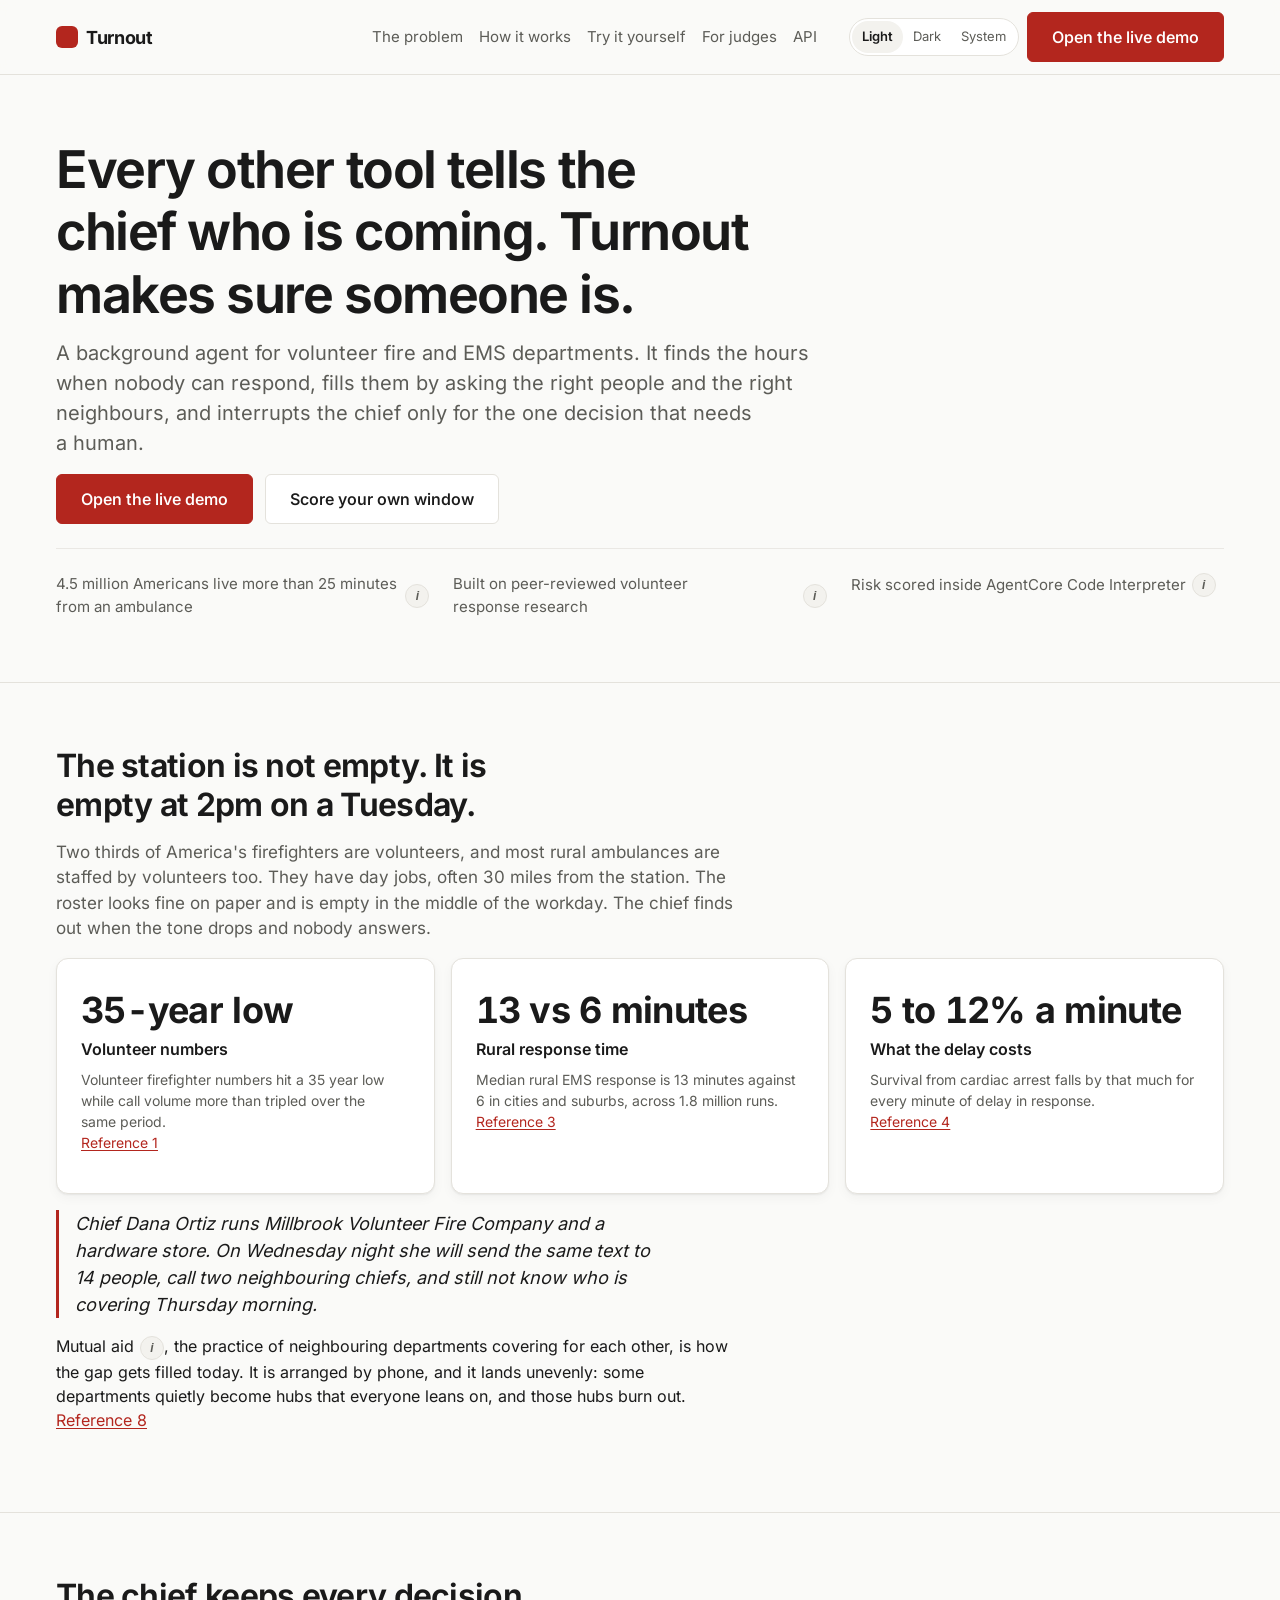
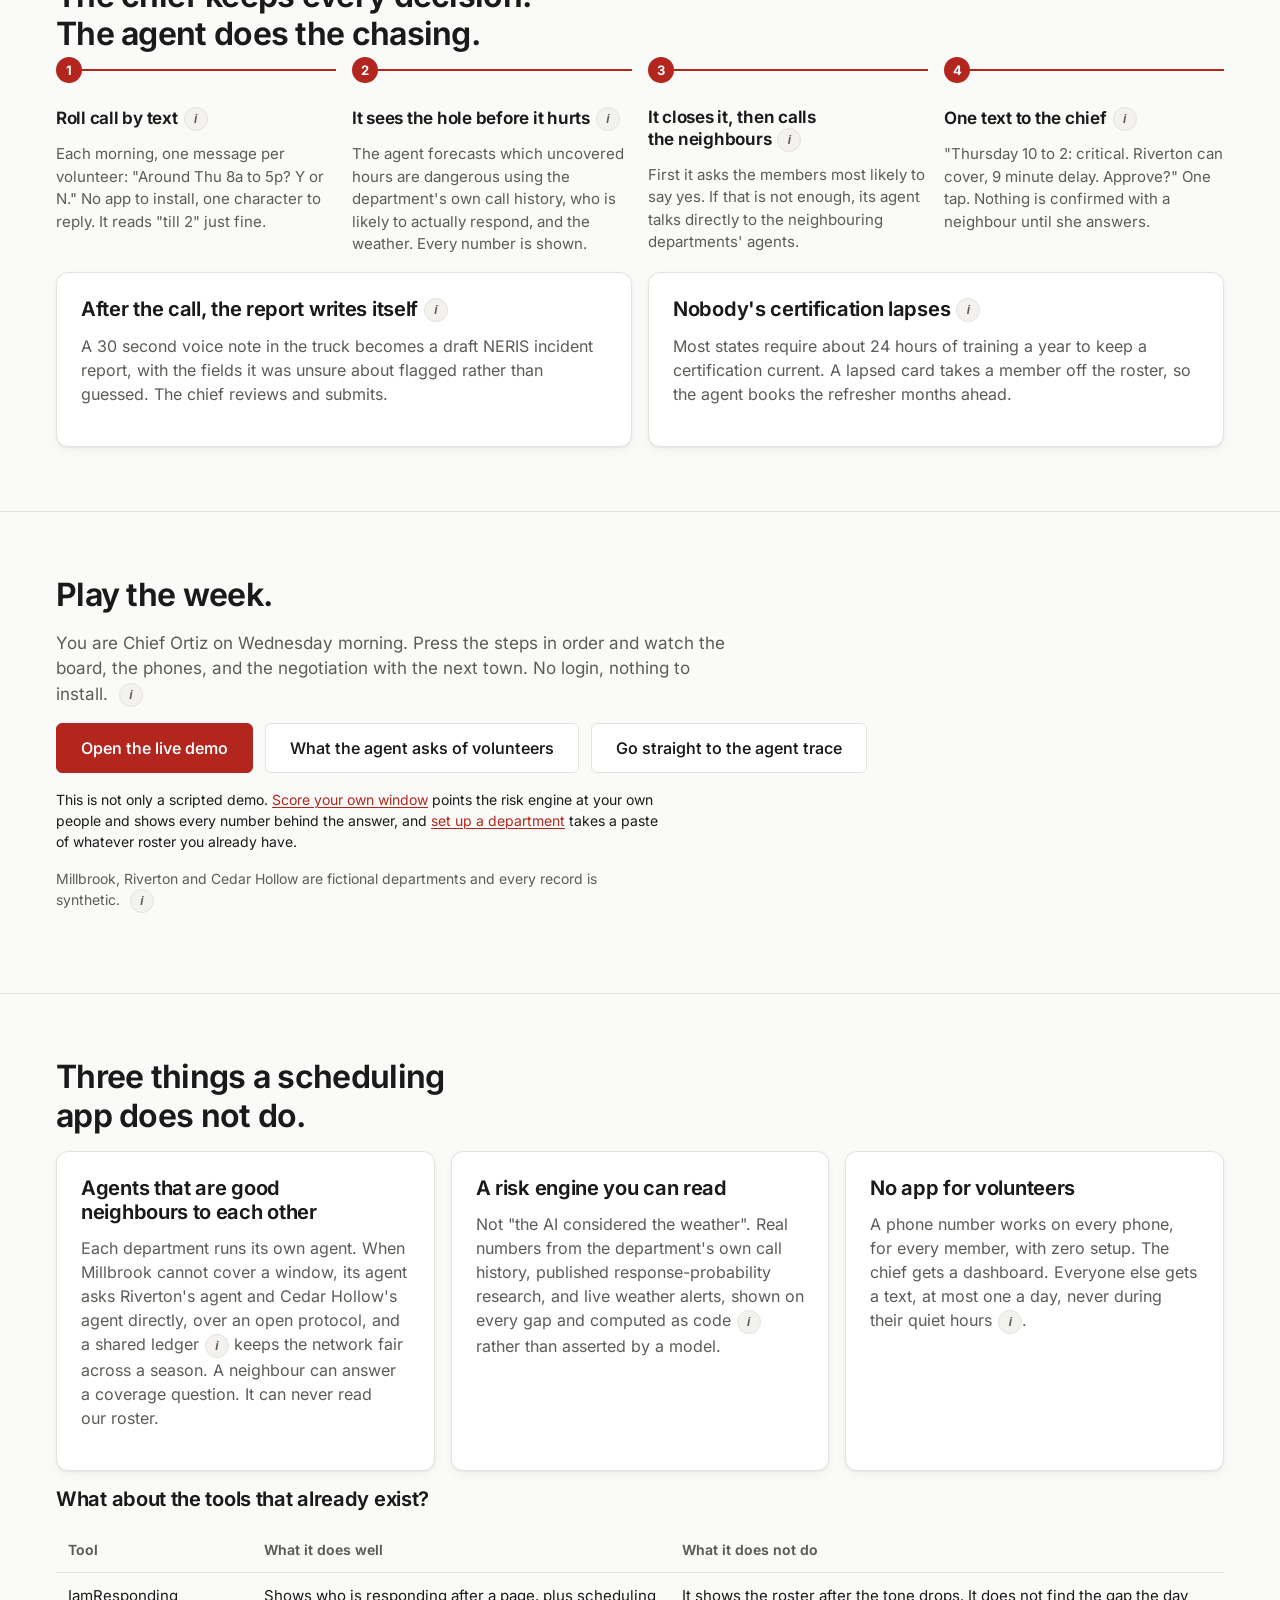
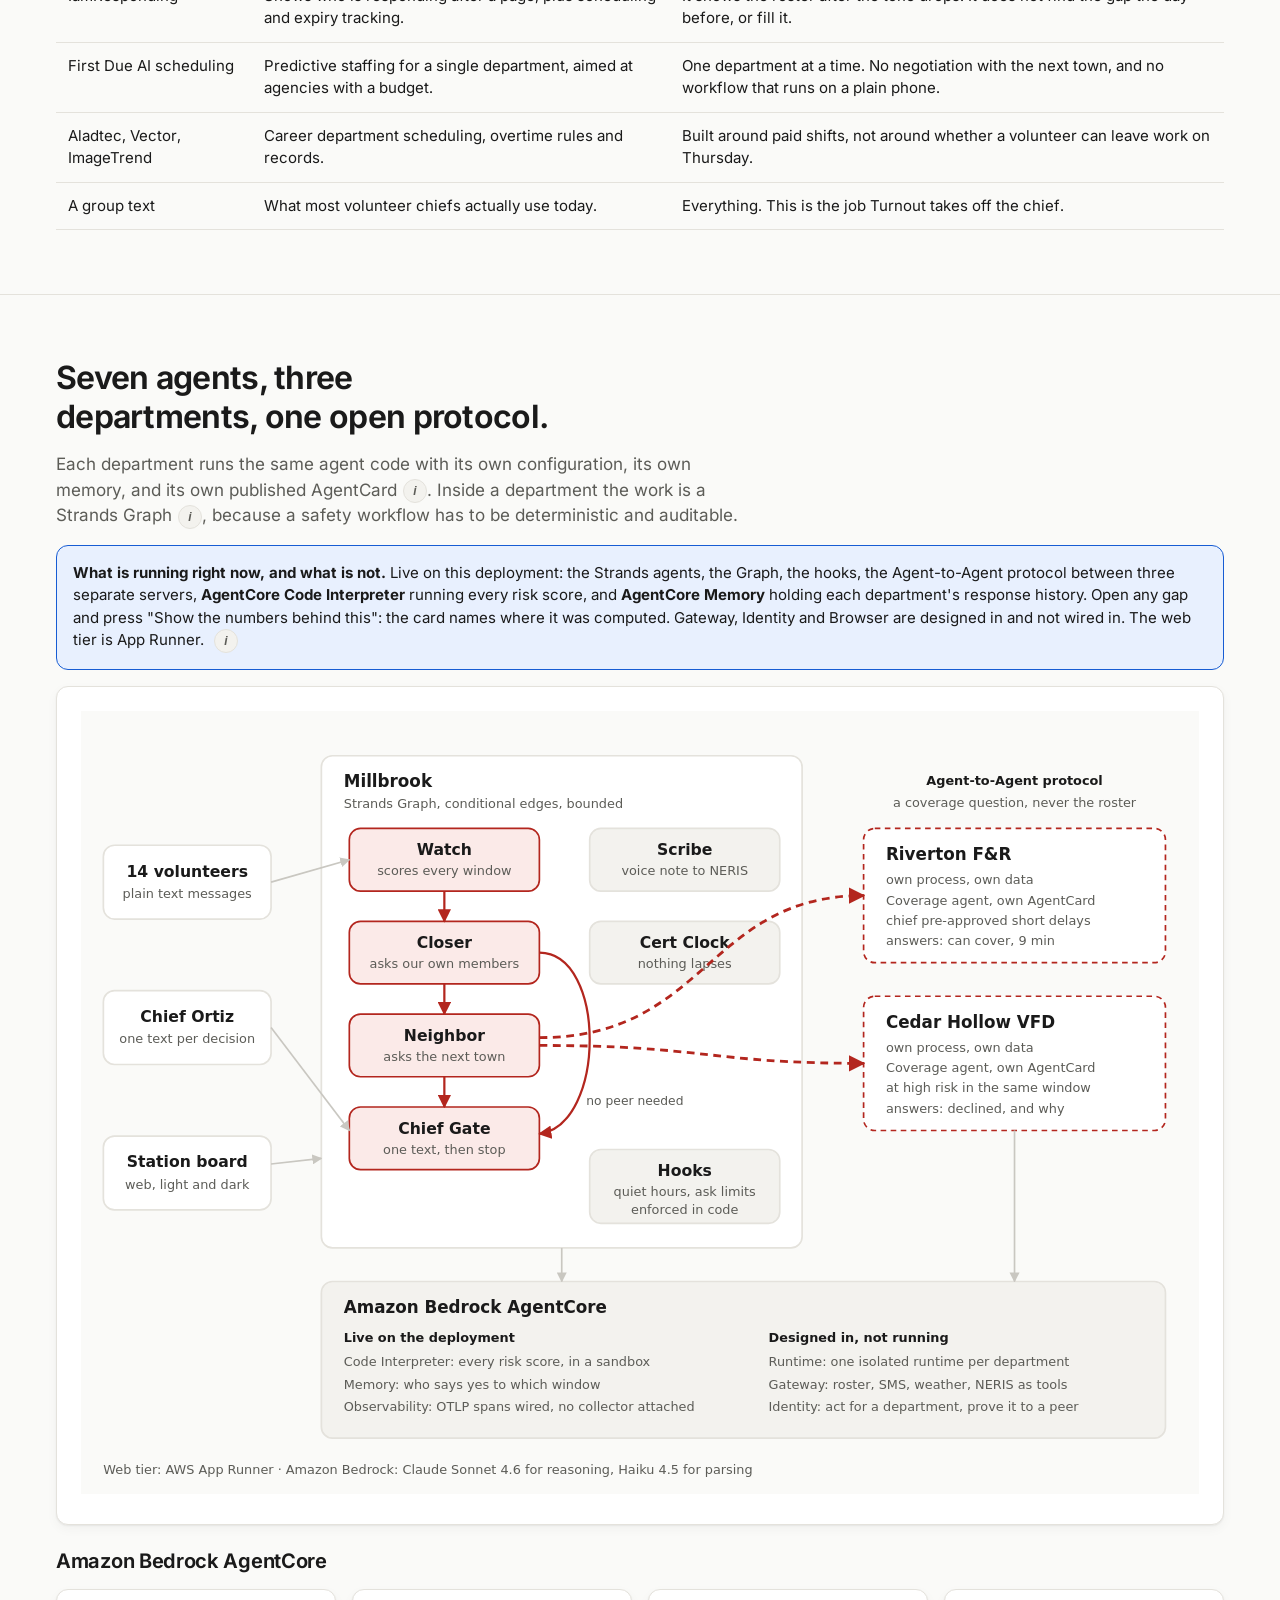
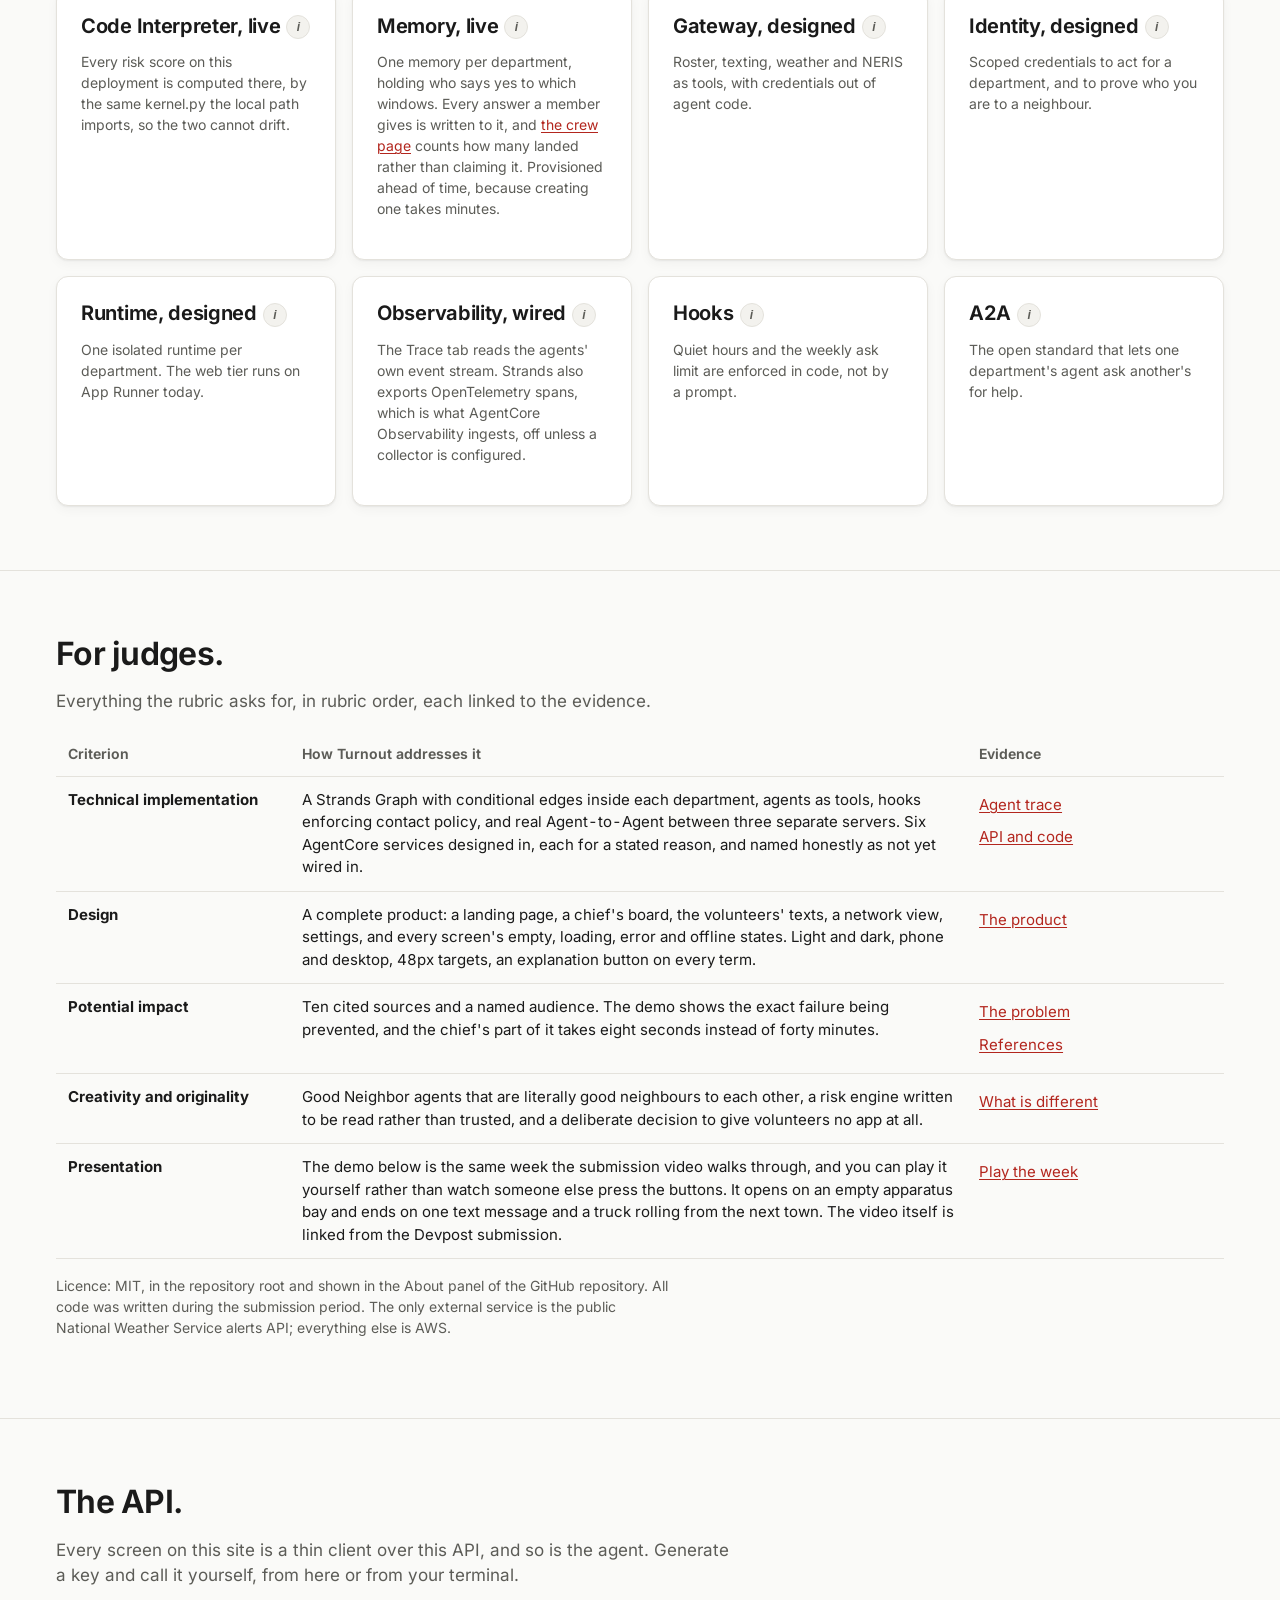
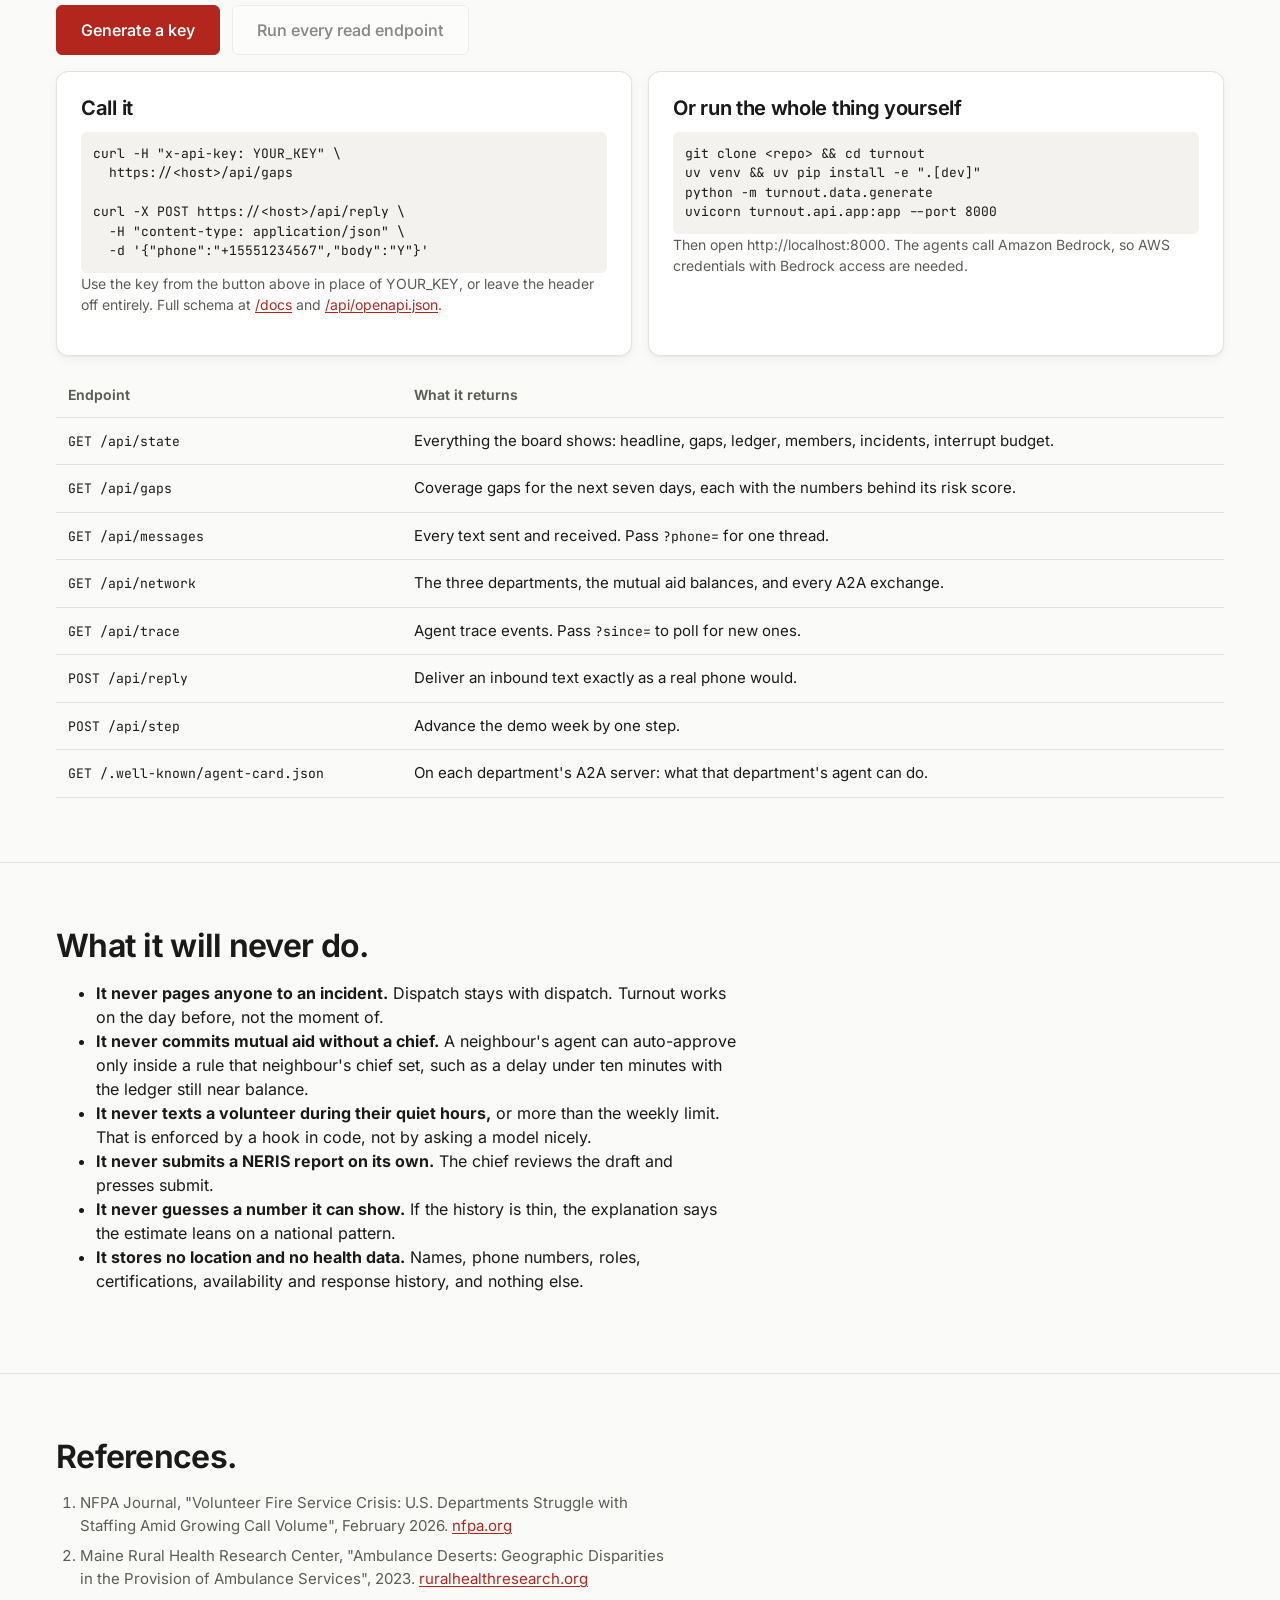
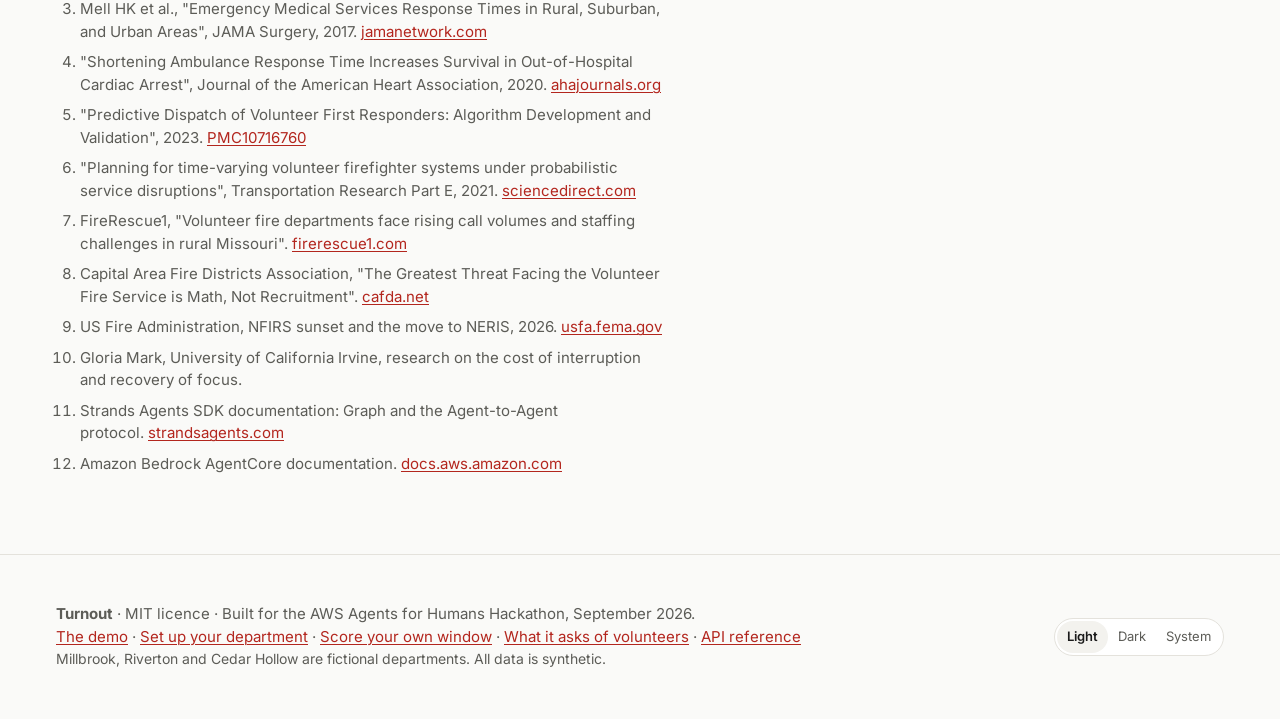
<file: web/index.html>
<!doctype html>
<html lang="en">
<head>
<meta charset="utf-8">
<meta name="viewport" content="width=device-width, initial-scale=1">
<title>Turnout: make sure someone is coming</title>
<meta name="description" content="A background agent for volunteer fire and EMS departments. It finds the hours when nobody can respond, fills them by asking the right people and the right neighbours, and interrupts the chief only for the one decision that needs a human.">
<!-- Link preview. A shared URL with no card is the first impression wasted. -->
<meta property="og:type" content="website">
<meta property="og:site_name" content="Turnout">
<meta property="og:title" content="Turnout: make sure someone is coming">
<meta property="og:description" content="A background agent for volunteer fire and EMS departments. It finds the hours when nobody can respond, fills them by asking the right people and the right neighbours, and interrupts the chief only for the one decision that needs a human.">
<meta property="og:url" content="https://zjrrw6wpxj.us-east-1.awsapprunner.com/">
<meta property="og:image" content="https://zjrrw6wpxj.us-east-1.awsapprunner.com/social.png">
<meta property="og:image:width" content="1200">
<meta property="og:image:height" content="630">
<meta property="og:image:alt" content="Turnout, built with the Strands Agents SDK on Amazon Bedrock">
<meta name="twitter:card" content="summary_large_image">
<meta name="twitter:title" content="Turnout: make sure someone is coming">
<meta name="twitter:description" content="A background agent for volunteer fire and EMS departments. It finds the hours when nobody can respond, fills them by asking the right people and the right neighbours, and interrupts the chief only for the one decision that needs a human.">
<meta name="twitter:image" content="https://zjrrw6wpxj.us-east-1.awsapprunner.com/social.png">

<script>
  /* Set the theme before first paint so there is no flash of the wrong one. */
  (function () {
    try {
      var m = localStorage.getItem("turnout-theme");
      document.documentElement.setAttribute("data-theme", m && m !== "system" ? m : "light");
    } catch (e) {}
  })();
</script>
<link rel="preload" href="fonts/inter.woff2" as="font" type="font/woff2" crossorigin>
<link rel="stylesheet" href="fonts.css">
<link rel="stylesheet" href="styles.css">
<link rel="icon" href="data:image/svg+xml,<svg xmlns='http://www.w3.org/2000/svg' viewBox='0 0 32 32'><rect width='32' height='32' rx='7' fill='%23B3261E'/></svg>">
</head>
<body>
<a class="skip" href="#main">Skip to content</a>

<header class="site">
  <div class="bar">
    <a class="brand" href="index.html"><span class="mark" aria-hidden="true"></span> Turnout</a>
    <nav aria-label="Main">
      <a href="#problem">The problem</a>
      <a href="#how">How it works</a>
      <a href="try.html">Try it yourself</a>
      <a href="#judges">For judges</a>
      <a href="#api">API</a>
    </nav>
    <div class="header-actions">
      <div class="theme-toggle"></div>
      <a class="btn primary" href="app.html">Open the live demo</a>
    </div>
  </div>
</header>

<main id="main">

<!-- 1. Hero -->
<section class="hero">
  <div class="wrap">
    <h1>Every other tool tells the chief who is coming. Turnout makes sure someone is.</h1>
    <p class="lede">
      A background agent for volunteer fire and EMS departments. It finds the hours when nobody can
      respond, fills them by asking the right people and the right neighbours, and interrupts the
      chief only for the one decision that needs a human.
    </p>
    <div class="btn-row">
      <a class="btn primary" href="app.html">Open the live demo</a>
      <a class="btn" href="try.html">Score your own window</a>
    </div>
    <p class="credibility">
      <span>4.5 million Americans live more than 25 minutes from an ambulance<button class="info" data-tip="ambulance_desert" data-label="ambulance deserts"></button></span>
      <span>Built on peer-reviewed volunteer response research<button class="info" data-tip="p_understaffed" data-label="the response model"></button></span>
      <span>Risk scored inside AgentCore Code Interpreter<button class="info" data-tip="where_it_runs" data-label="where it runs"></button></span>
    </p>
  </div>
</section>

<!-- 2. The problem -->
<section class="band" id="problem">
  <div class="wrap stack">
    <h2>The station is not empty. It is empty at 2pm on a Tuesday.</h2>
    <p class="section-lede">
      Two thirds of America's firefighters are volunteers, and most rural ambulances are staffed by
      volunteers too. They have day jobs, often 30 miles from the station. The roster looks fine on
      paper and is empty in the middle of the workday. The chief finds out when the tone drops and
      nobody answers.
    </p>

    <div class="grid cols-3">
      <div class="card">
        <span class="stat">35-year low</span>
        <span class="stat-label">Volunteer numbers</span>
        <p class="muted small">Volunteer firefighter numbers hit a 35 year low while call volume more
        than tripled over the same period.<br><a href="#refs">Reference 1</a></p>
      </div>
      <div class="card">
        <span class="stat">13 vs 6 minutes</span>
        <span class="stat-label">Rural response time</span>
        <p class="muted small">Median rural EMS response is 13 minutes against 6 in cities and
        suburbs, across 1.8 million runs.<br><a href="#refs">Reference 3</a></p>
      </div>
      <div class="card">
        <span class="stat">5 to 12% a minute</span>
        <span class="stat-label">What the delay costs</span>
        <p class="muted small">Survival from cardiac arrest falls by that much for every minute of
        delay in response.<br><a href="#refs">Reference 4</a></p>
      </div>
    </div>

    <p class="quote">
      Chief Dana Ortiz runs Millbrook Volunteer Fire Company and a hardware store. On Wednesday night
      she will send the same text to 14 people, call two neighbouring chiefs, and still not know who
      is covering Thursday morning.
    </p>

    <p>
      Mutual aid<button class="info" data-tip="mutual_aid" data-label="mutual aid"></button>,
      the practice of neighbouring departments covering for each other, is how the gap gets filled
      today. It is arranged by phone, and it lands unevenly: some departments quietly become hubs
      that everyone leans on, and those hubs burn out. <a href="#refs">Reference 8</a>
    </p>
  </div>
</section>

<!-- 3. How it works -->
<section class="band" id="how">
  <div class="wrap stack">
    <h2>The chief keeps every decision. The agent does the chasing.</h2>

    <div class="steps">
      <div class="step">
        <h3>Roll call by text<button class="info" data-tip="agent_rollcall" data-label="the Roll Call agent"></button></h3>
        <p>Each morning, one message per volunteer: "Around Thu 8a to 5p? Y or N." No app to install,
        one character to reply. It reads "till 2" just fine.</p>
      </div>
      <div class="step">
        <h3>It sees the hole before it hurts<button class="info" data-tip="risk_score" data-label="the risk score"></button></h3>
        <p>The agent forecasts which uncovered hours are dangerous using the department's own call
        history, who is likely to actually respond, and the weather. Every number is shown.</p>
      </div>
      <div class="step">
        <h3>It closes it, then calls the neighbours<button class="info" data-tip="a2a" data-label="the A2A protocol"></button></h3>
        <p>First it asks the members most likely to say yes. If that is not enough, its agent talks
        directly to the neighbouring departments' agents.</p>
      </div>
      <div class="step">
        <h3>One text to the chief<button class="info" data-tip="interrupt_budget" data-label="the interrupt budget"></button></h3>
        <p>"Thursday 10 to 2: critical. Riverton can cover, 9 minute delay. Approve?" One tap.
        Nothing is confirmed with a neighbour until she answers.</p>
      </div>
    </div>

    <div class="grid cols-2">
      <div class="card">
        <h3>After the call, the report writes itself<button class="info" data-tip="neris" data-label="NERIS"></button></h3>
        <p class="muted">A 30 second voice note in the truck becomes a draft NERIS incident report,
        with the fields it was unsure about flagged rather than guessed. The chief reviews and submits.</p>
      </div>
      <div class="card">
        <h3>Nobody's certification lapses<button class="info" data-tip="agent_certclock" data-label="the Cert Clock agent"></button></h3>
        <p class="muted">Most states require about 24 hours of training a year to keep a
        certification current. A lapsed card takes a member off the roster, so the agent books the
        refresher months ahead.</p>
      </div>
    </div>
  </div>
</section>

<!-- 4. See it happen -->
<section class="band" id="demo">
  <div class="wrap stack">
    <h2>Play the week.</h2>
    <p class="section-lede">
      You are Chief Ortiz on Wednesday morning. Press the steps in order and watch the board, the
      phones, and the negotiation with the next town. No login, nothing to install.
      <button class="info" data-tip="judge_mode" data-label="judge mode"></button>
    </p>
    <div class="btn-row">
      <a class="btn primary" href="app.html">Open the live demo</a>
      <a class="btn" href="crew.html">What the agent asks of volunteers</a>
      <a class="btn" href="app.html#trace">Go straight to the agent trace</a>
    </div>
    <p class="small">
      This is not only a scripted demo. <a href="try.html">Score your own window</a> points the risk
      engine at your own people and shows every number behind the answer, and
      <a href="start.html">set up a department</a> takes a paste of whatever roster you already have.
    </p>
    <p class="small muted">
      Millbrook, Riverton and Cedar Hollow are fictional departments and every record is synthetic.
      <button class="info" data-tip="synthetic" data-label="the synthetic data"></button>
    </p>
  </div>
</section>

<!-- 5. What makes it different -->
<section class="band" id="different">
  <div class="wrap stack">
    <h2>Three things a scheduling app does not do.</h2>

    <div class="grid cols-3">
      <div class="card">
        <h3>Agents that are good neighbours to each other</h3>
        <p class="muted">Each department runs its own agent. When Millbrook cannot cover a window, its
        agent asks Riverton's agent and Cedar Hollow's agent directly, over an open protocol, and a
        shared ledger<button class="info" data-tip="ledger" data-label="the mutual aid ledger"></button>
        keeps the network fair across a season. A neighbour can answer a coverage question. It can
        never read our roster.</p>
      </div>
      <div class="card">
        <h3>A risk engine you can read</h3>
        <p class="muted">Not "the AI considered the weather". Real numbers from the department's own
        call history, published response-probability research, and live weather alerts, shown on
        every gap and computed as code<button class="info" data-tip="agentcore_code" data-label="Code Interpreter"></button>
        rather than asserted by a model.</p>
      </div>
      <div class="card">
        <h3>No app for volunteers</h3>
        <p class="muted">A phone number works on every phone, for every member, with zero setup. The
        chief gets a dashboard. Everyone else gets a text, at most one a day, never during their
        quiet hours<button class="info" data-tip="quiet_hours" data-label="quiet hours"></button>.</p>
      </div>
    </div>

    <h3>What about the tools that already exist?</h3>
    <div class="scroll-x">
      <table class="plain">
        <thead>
          <tr><th>Tool</th><th>What it does well</th><th>What it does not do</th></tr>
        </thead>
        <tbody>
          <tr>
            <td>IamResponding</td>
            <td>Shows who is responding after a page, plus scheduling and expiry tracking.</td>
            <td>It shows the roster after the tone drops. It does not find the gap the day before, or fill it.</td>
          </tr>
          <tr>
            <td>First Due AI scheduling</td>
            <td>Predictive staffing for a single department, aimed at agencies with a budget.</td>
            <td>One department at a time. No negotiation with the next town, and no workflow that runs on a plain phone.</td>
          </tr>
          <tr>
            <td>Aladtec, Vector, ImageTrend</td>
            <td>Career department scheduling, overtime rules and records.</td>
            <td>Built around paid shifts, not around whether a volunteer can leave work on Thursday.</td>
          </tr>
          <tr>
            <td>A group text</td>
            <td>What most volunteer chiefs actually use today.</td>
            <td>Everything. This is the job Turnout takes off the chief.</td>
          </tr>
        </tbody>
      </table>
    </div>
  </div>
</section>

<!-- 6. Built on Strands and AgentCore -->
<section class="band" id="built">
  <div class="wrap stack">
    <h2>Seven agents, three departments, one open protocol.</h2>
    <p class="section-lede">
      Each department runs the same agent code with its own configuration, its own memory, and its
      own published AgentCard<button class="info" data-tip="agentcard" data-label="the AgentCard"></button>.
      Inside a department the work is a Strands Graph<button class="info" data-tip="strands_graph" data-label="the Strands Graph"></button>,
      because a safety workflow has to be deterministic and auditable.
    </p>

    <div class="notice">
      <strong>What is running right now, and what is not.</strong>
      Live on this deployment: the Strands agents, the Graph, the hooks, the Agent-to-Agent protocol
      between three separate servers, <strong>AgentCore Code Interpreter</strong> running every risk
      score, and <strong>AgentCore Memory</strong> holding each department's response history. Open
      any gap and press "Show the numbers behind this": the card names where it was computed.
      Gateway, Identity and Browser are designed in and not wired in. The web tier is App Runner.
      <button class="info" data-tip="where_it_runs" data-label="where it runs"></button>
    </div>

    <div class="card">
      <img src="architecture.svg" data-dark-src="architecture-dark.svg" alt="Architecture diagram. Inside Millbrook, a Strands Graph runs Watch, then Closer, then Neighbor, then Chief Gate, with Scribe and Cert Clock as separate jobs and hooks enforcing quiet hours and ask limits in code. Neighbor talks over the Agent-to-Agent protocol to Riverton and Cedar Hollow, which run the same agent code in their own processes with their own data and their own AgentCards, answering a coverage question and never the roster. Two AgentCore services are live: Code Interpreter runs every risk score and Memory holds who says yes to which window. Runtime, Gateway and Identity are designed in rather than running, and the OpenTelemetry export that Observability ingests is wired but has no collector attached. The web tier is AWS App Runner." style="width:100%;height:auto">
    </div>

    <h3 style="margin-top:var(--s5)">Amazon Bedrock AgentCore</h3>
    <div class="grid cols-4">
      <div class="card"><h3>Code Interpreter, live<button class="info" data-tip="agentcore_code" data-label="Code Interpreter"></button></h3><p class="muted small">Every risk score on this deployment is computed there, by the same kernel.py the local path imports, so the two cannot drift.</p></div>
      <div class="card"><h3>Memory, live<button class="info" data-tip="agentcore_memory" data-label="AgentCore Memory"></button></h3><p class="muted small">One memory per department, holding who says yes to which windows. Every answer a member gives is written to it, and <a href="crew.html">the crew page</a> counts how many landed rather than claiming it. Provisioned ahead of time, because creating one takes minutes.</p></div>
      <div class="card"><h3>Gateway, designed<button class="info" data-tip="agentcore_gateway" data-label="AgentCore Gateway"></button></h3><p class="muted small">Roster, texting, weather and NERIS as tools, with credentials out of agent code.</p></div>
      <div class="card"><h3>Identity, designed<button class="info" data-tip="agentcore_identity" data-label="AgentCore Identity"></button></h3><p class="muted small">Scoped credentials to act for a department, and to prove who you are to a neighbour.</p></div>
      <div class="card"><h3>Runtime, designed<button class="info" data-tip="agentcore_runtime" data-label="AgentCore Runtime"></button></h3><p class="muted small">One isolated runtime per department. The web tier runs on App Runner today.</p></div>
      <div class="card"><h3>Observability, wired<button class="info" data-tip="agentcore_observability" data-label="AgentCore Observability"></button></h3><p class="muted small">The Trace tab reads the agents' own event stream. Strands also exports OpenTelemetry spans, which is what AgentCore Observability ingests, off unless a collector is configured.</p></div>
      <div class="card"><h3>Hooks<button class="info" data-tip="hooks" data-label="Strands hooks"></button></h3><p class="muted small">Quiet hours and the weekly ask limit are enforced in code, not by a prompt.</p></div>
      <div class="card"><h3>A2A<button class="info" data-tip="a2a" data-label="the A2A protocol"></button></h3><p class="muted small">The open standard that lets one department's agent ask another's for help.</p></div>
    </div>
  </div>
</section>

<!-- 7. For judges -->
<section class="band" id="judges">
  <div class="wrap stack">
    <h2>For judges.</h2>
    <p class="section-lede">Everything the rubric asks for, in rubric order, each linked to the evidence.</p>
    <div class="scroll-x">
      <table class="plain">
        <thead><tr><th style="width:20%">Criterion</th><th>How Turnout addresses it</th><th style="width:22%">Evidence</th></tr></thead>
        <tbody>
          <tr>
            <td><strong>Technical implementation</strong></td>
            <td>A Strands Graph with conditional edges inside each department, agents as tools, hooks
            enforcing contact policy, and real Agent-to-Agent between three separate servers. Six
            AgentCore services designed in, each for a stated reason, and named honestly as not
            yet wired in.</td>
            <td><a href="app.html#trace">Agent trace</a><br><a href="#api">API and code</a></td>
          </tr>
          <tr>
            <td><strong>Design</strong></td>
            <td>A complete product: a landing page, a chief's board, the volunteers' texts, a network
            view, settings, and every screen's empty, loading, error and offline states. Light and
            dark, phone and desktop, 48px targets, an explanation button on every term.</td>
            <td><a href="app.html">The product</a></td>
          </tr>
          <tr>
            <td><strong>Potential impact</strong></td>
            <td>Ten cited sources and a named audience. The demo shows the exact failure being
            prevented, and the chief's part of it takes eight seconds instead of forty minutes.</td>
            <td><a href="#problem">The problem</a><br><a href="#refs">References</a></td>
          </tr>
          <tr>
            <td><strong>Creativity and originality</strong></td>
            <td>Good Neighbor agents that are literally good neighbours to each other, a risk engine
            written to be read rather than trusted, and a deliberate decision to give volunteers no
            app at all.</td>
            <td><a href="#different">What is different</a></td>
          </tr>
          <tr>
            <td><strong>Presentation</strong></td>
            <td>The demo below is the same week the submission video walks through, and you can
            play it yourself rather than watch someone else press the buttons. It opens on an empty
            apparatus bay and ends on one text message and a truck rolling from the next town. The
            video itself is linked from the Devpost submission.</td>
            <td><a href="#demo">Play the week</a></td>
          </tr>
        </tbody>
      </table>
    </div>
    <p class="small muted">
      Licence: MIT, in the repository root and shown in the About panel of the GitHub repository. All code was written during
      the submission period. The only external service is the public National Weather Service alerts
      API; everything else is AWS.
    </p>
  </div>
</section>

<!-- 8. For developers -->
<section class="band" id="api">
  <div class="wrap stack">
    <h2>The API.</h2>
    <p class="section-lede">Every screen on this site is a thin client over this API, and so is the agent. Generate a key and call it yourself, from here or from your terminal.</p>

    <div id="api-try"></div>

    <div class="grid cols-2">
      <div class="card">
        <h3>Call it</h3>
        <pre class="formula">curl -H "x-api-key: YOUR_KEY" \
  https://&lt;host&gt;/api/gaps

curl -X POST https://&lt;host&gt;/api/reply \
  -H "content-type: application/json" \
  -d '{"phone":"+15551234567","body":"Y"}'</pre>
        <p class="muted small">Use the key from the button above in place of YOUR_KEY, or leave the header off entirely. Full schema at <a href="/docs">/docs</a> and
        <a href="/api/openapi.json">/api/openapi.json</a>.</p>
      </div>
      <div class="card">
        <h3>Or run the whole thing yourself</h3>
        <pre class="formula">git clone &lt;repo&gt; &amp;&amp; cd turnout
uv venv &amp;&amp; uv pip install -e ".[dev]"
python -m turnout.data.generate
uvicorn turnout.api.app:app --port 8000</pre>
        <p class="muted small">Then open http://localhost:8000. The agents call Amazon Bedrock, so
        AWS credentials with Bedrock access are needed.</p>
      </div>
    </div>

    <div class="scroll-x">
      <table class="plain">
        <thead><tr><th>Endpoint</th><th>What it returns</th></tr></thead>
        <tbody>
          <tr><td><code>GET /api/state</code></td><td>Everything the board shows: headline, gaps, ledger, members, incidents, interrupt budget.</td></tr>
          <tr><td><code>GET /api/gaps</code></td><td>Coverage gaps for the next seven days, each with the numbers behind its risk score.</td></tr>
          <tr><td><code>GET /api/messages</code></td><td>Every text sent and received. Pass <code>?phone=</code> for one thread.</td></tr>
          <tr><td><code>GET /api/network</code></td><td>The three departments, the mutual aid balances, and every A2A exchange.</td></tr>
          <tr><td><code>GET /api/trace</code></td><td>Agent trace events. Pass <code>?since=</code> to poll for new ones.</td></tr>
          <tr><td><code>POST /api/reply</code></td><td>Deliver an inbound text exactly as a real phone would.</td></tr>
          <tr><td><code>POST /api/step</code></td><td>Advance the demo week by one step.</td></tr>
          <tr><td><code>GET /.well-known/agent-card.json</code></td><td>On each department's A2A server: what that department's agent can do.</td></tr>
        </tbody>
      </table>
    </div>
  </div>
</section>

<!-- 9. Safety and limits -->
<section class="band" id="safety">
  <div class="wrap stack">
    <h2>What it will never do.</h2>
    <ul>
      <li><strong>It never pages anyone to an incident.</strong> Dispatch stays with dispatch. Turnout works on the day before, not the moment of.</li>
      <li><strong>It never commits mutual aid without a chief.</strong> A neighbour's agent can auto-approve only inside a rule that neighbour's chief set, such as a delay under ten minutes with the ledger still near balance.</li>
      <li><strong>It never texts a volunteer during their quiet hours,</strong> or more than the weekly limit. That is enforced by a hook in code, not by asking a model nicely.</li>
      <li><strong>It never submits a NERIS report on its own.</strong> The chief reviews the draft and presses submit.</li>
      <li><strong>It never guesses a number it can show.</strong> If the history is thin, the explanation says the estimate leans on a national pattern.</li>
      <li><strong>It stores no location and no health data.</strong> Names, phone numbers, roles, certifications, availability and response history, and nothing else.</li>
    </ul>
  </div>
</section>

<!-- 10. References -->
<section class="band" id="refs">
  <div class="wrap stack">
    <h2>References.</h2>
    <ol class="refs">
      <li>NFPA Journal, "Volunteer Fire Service Crisis: U.S. Departments Struggle with Staffing Amid Growing Call Volume", February 2026. <a href="https://www.nfpa.org/news-blogs-and-articles/nfpa-journal/2026/02/11/volunteer-fire-service-crisis">nfpa.org</a></li>
      <li>Maine Rural Health Research Center, "Ambulance Deserts: Geographic Disparities in the Provision of Ambulance Services", 2023. <a href="https://www.ruralhealthresearch.org/publications/1596">ruralhealthresearch.org</a></li>
      <li>Mell HK et al., "Emergency Medical Services Response Times in Rural, Suburban, and Urban Areas", JAMA Surgery, 2017. <a href="https://jamanetwork.com/journals/jamasurgery/fullarticle/2643992">jamanetwork.com</a></li>
      <li>"Shortening Ambulance Response Time Increases Survival in Out-of-Hospital Cardiac Arrest", Journal of the American Heart Association, 2020. <a href="https://www.ahajournals.org/doi/10.1161/JAHA.120.017048">ahajournals.org</a></li>
      <li>"Predictive Dispatch of Volunteer First Responders: Algorithm Development and Validation", 2023. <a href="https://www.ncbi.nlm.nih.gov/pmc/articles/PMC10716760/">PMC10716760</a></li>
      <li>"Planning for time-varying volunteer firefighter systems under probabilistic service disruptions", Transportation Research Part E, 2021. <a href="https://www.sciencedirect.com/science/article/abs/pii/S1366554521002234">sciencedirect.com</a></li>
      <li>FireRescue1, "Volunteer fire departments face rising call volumes and staffing challenges in rural Missouri". <a href="https://www.firerescue1.com/volunteer-fire-service/rural-mo-volunteer-fire-departments-face-rising-call-volumes-staffing-challenges">firerescue1.com</a></li>
      <li>Capital Area Fire Districts Association, "The Greatest Threat Facing the Volunteer Fire Service is Math, Not Recruitment". <a href="https://cafda.net/the-greatest-threat-facing-the-volunteer-fire-service-is-math-not-recruitment-this-is-a-must-read-article/">cafda.net</a></li>
      <li>US Fire Administration, NFIRS sunset and the move to NERIS, 2026. <a href="https://www.usfa.fema.gov/nfirs/sunset/">usfa.fema.gov</a></li>
      <li>Gloria Mark, University of California Irvine, research on the cost of interruption and recovery of focus.</li>
      <li>Strands Agents SDK documentation: Graph and the Agent-to-Agent protocol. <a href="https://strandsagents.com/">strandsagents.com</a></li>
      <li>Amazon Bedrock AgentCore documentation. <a href="https://docs.aws.amazon.com/bedrock-agentcore/">docs.aws.amazon.com</a></li>
    </ol>
  </div>
</section>

</main>

<footer class="site">
  <div class="wrap">
    <div>
      <strong>Turnout</strong> &middot; MIT licence &middot; Built for the AWS Agents for Humans
      Hackathon, September 2026.
      <br>
      <a href="app.html">The demo</a> &middot; <a href="start.html">Set up your department</a>
      &middot; <a href="try.html">Score your own window</a>
      &middot; <a href="crew.html">What it asks of volunteers</a>
      &middot; <a href="/docs">API reference</a>
      <br>
      <span class="small">Millbrook, Riverton and Cedar Hollow are fictional departments. All data is synthetic.</span>
    </div>
    <div class="theme-toggle"></div>
  </div>
</footer>

<script src="apitry.js"></script>
<script src="infotips.js"></script>
<script src="common.js"></script>
</body>
</html>
</file>
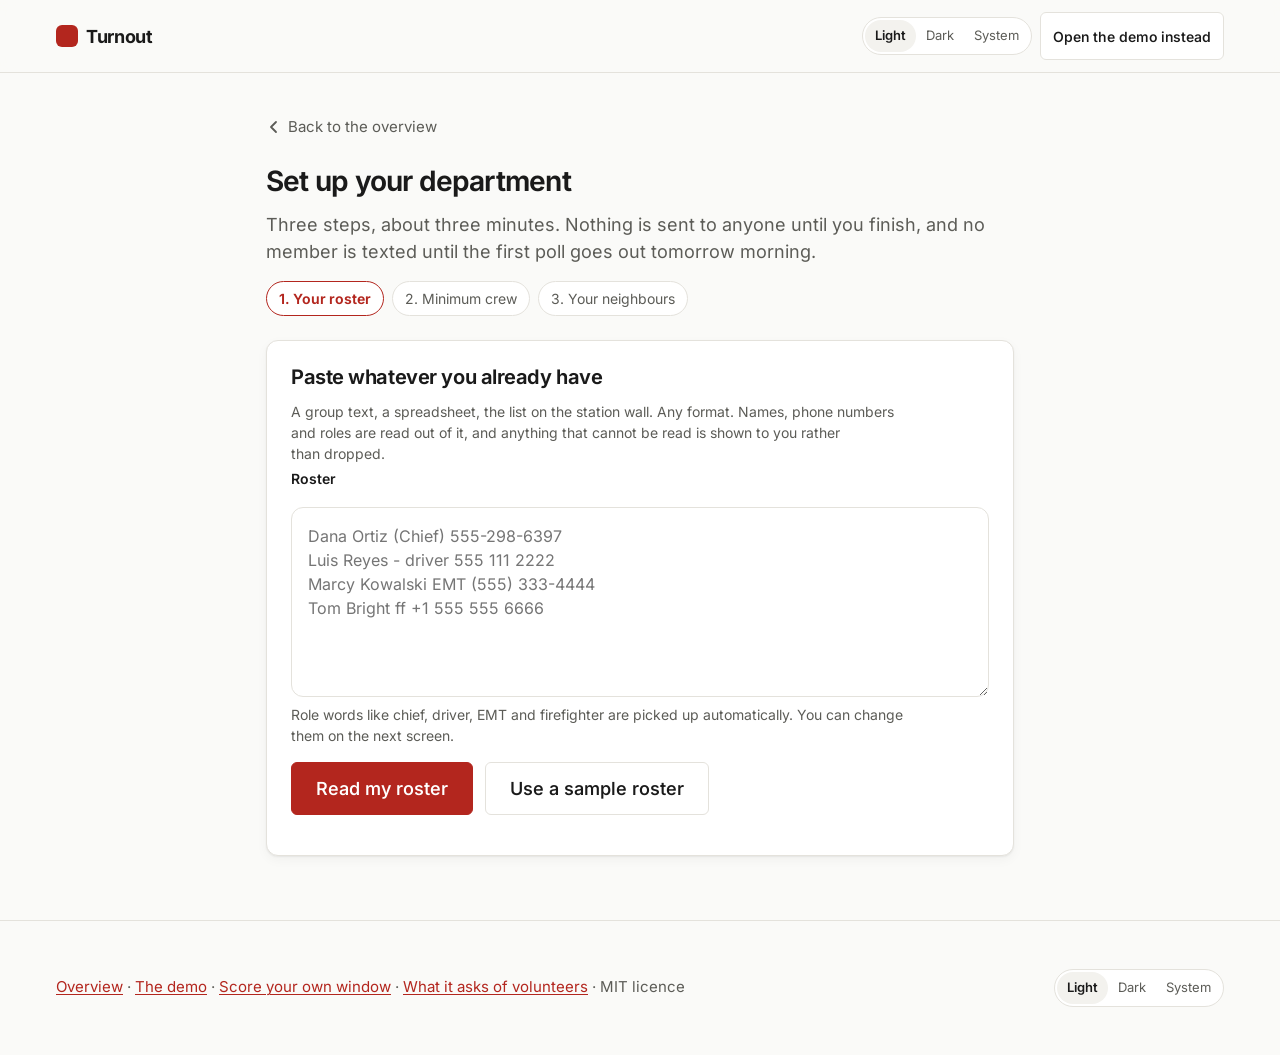
<file: web/start.html>
<!doctype html>
<html lang="en">
<head>
<meta charset="utf-8">
<meta name="viewport" content="width=device-width, initial-scale=1">
<title>Turnout: set up a department</title>
<meta name="description" content="Set up a volunteer fire or EMS department in under three minutes. Paste whatever roster you already have.">
<!-- Link preview. A shared URL with no card is the first impression wasted. -->
<meta property="og:type" content="website">
<meta property="og:site_name" content="Turnout">
<meta property="og:title" content="Turnout: set up a department">
<meta property="og:description" content="Set up a volunteer fire or EMS department in under three minutes. Paste whatever roster you already have.">
<meta property="og:url" content="https://zjrrw6wpxj.us-east-1.awsapprunner.com/start.html">
<meta property="og:image" content="https://zjrrw6wpxj.us-east-1.awsapprunner.com/social.png">
<meta property="og:image:width" content="1200">
<meta property="og:image:height" content="630">
<meta property="og:image:alt" content="Turnout, built with the Strands Agents SDK on Amazon Bedrock">
<meta name="twitter:card" content="summary_large_image">
<meta name="twitter:title" content="Turnout: set up a department">
<meta name="twitter:description" content="Set up a volunteer fire or EMS department in under three minutes. Paste whatever roster you already have.">
<meta name="twitter:image" content="https://zjrrw6wpxj.us-east-1.awsapprunner.com/social.png">

<script>
  (function () {
    try {
      var m = localStorage.getItem("turnout-theme");
      document.documentElement.setAttribute("data-theme", m && m !== "system" ? m : "light");
    } catch (e) {}
  })();
</script>
<link rel="preload" href="fonts/inter.woff2" as="font" type="font/woff2" crossorigin>
<link rel="stylesheet" href="fonts.css">
<link rel="stylesheet" href="styles.css">
<link rel="icon" href="data:image/svg+xml,<svg xmlns='http://www.w3.org/2000/svg' viewBox='0 0 32 32'><rect width='32' height='32' rx='7' fill='%23B3261E'/></svg>">
<style>
  .wizard { max-width: 780px; }
  .stepbar { display: flex; gap: var(--s2); margin-bottom: var(--s5); flex-wrap: wrap; }
  .stepbar span {
    padding: 6px 12px; border-radius: var(--r-pill); font-size: .875rem;
    border: 1px solid var(--border); color: var(--text-muted); background: var(--surface);
  }
  .stepbar span[aria-current="step"] { border-color: var(--accent); color: var(--accent); font-weight: 650; }
  .stepbar span.done { color: var(--success); border-color: var(--success); }
  textarea {
    width: 100%; min-height: 190px; font: inherit; font-size: 1rem; line-height: 1.5;
    padding: var(--s4); border-radius: var(--r-md); border: 1px solid var(--border);
    background: var(--surface); color: var(--text); resize: vertical;
  }
  .radio-card {
    display: block; border: 1px solid var(--border); border-radius: var(--r-md);
    padding: var(--s4); cursor: pointer; background: var(--surface); margin-bottom: var(--s3);
  }
  .radio-card:has(input:checked) { border-color: var(--accent); background: var(--accent-soft); }
  .radio-card input { margin-right: var(--s3); }
  .review-row {
    display: flex; flex-wrap: wrap; gap: var(--s3); align-items: center;
    padding: var(--s3) 0; border-bottom: 1px solid var(--border);
  }
  .review-row .nm { font-weight: 600; min-width: 150px; }
  .review-row .ph { color: var(--text-muted); font-variant-numeric: tabular-nums; min-width: 130px; }
  .warn { background: var(--warning-soft); border: 1px solid var(--warning); border-radius: var(--r-md); padding: var(--s4); }
</style>
</head>
<body class="app">
<a class="skip" href="#main">Skip to content</a>

<header class="site">
  <div class="bar">
    <a class="brand" href="index.html"><span class="mark" aria-hidden="true"></span> Turnout</a>
    <div class="header-actions">
      <div class="theme-toggle"></div>
      <a class="btn small" href="app.html">Open the demo instead</a>
    </div>
  </div>
</header>

<main id="main" class="wrap wizard" style="padding-top:var(--s6);padding-bottom:var(--s8)">
  <a class="backlink" href="index.html"><svg width="16" height="16" viewBox="0 0 16 16" aria-hidden="true" fill="none" stroke="currentColor" stroke-width="1.8" stroke-linecap="round" stroke-linejoin="round"><path d="M10 3 L5 8 l5 5"/></svg>Back to the overview</a>

  <h1 style="font-size:1.75rem">Set up your department</h1>
  <p class="muted">Three steps, about three minutes. Nothing is sent to anyone until you finish, and
  no member is texted until the first poll goes out tomorrow morning.</p>

  <div class="stepbar" role="list" aria-label="Setup steps">
    <span role="listitem" id="s1" aria-current="step">1. Your roster</span>
    <span role="listitem" id="s2">2. Minimum crew</span>
    <span role="listitem" id="s3">3. Your neighbours</span>
  </div>

  <!-- Step 1 -->
  <section class="card stack" id="step1">
    <h2 style="font-size:1.25rem">Paste whatever you already have</h2>
    <p class="muted small" style="margin:0">A group text, a spreadsheet, the list on the station
    wall. Any format. Names, phone numbers and roles are read out of it, and anything that cannot be
    read is shown to you rather than dropped.</p>
    <label for="roster" class="small" style="font-weight:600">Roster</label>
    <textarea id="roster" spellcheck="false" aria-describedby="roster-help"
placeholder="Dana Ortiz (Chief) 555-298-6397
Luis Reyes - driver 555 111 2222
Marcy Kowalski EMT (555) 333-4444
Tom Bright ff +1 555 555 6666"></textarea>
    <p id="roster-help" class="small muted" style="margin:0">Role words like chief, driver, EMT and
    firefighter are picked up automatically. You can change them on the next screen.</p>
    <div class="btn-row">
      <button class="btn primary" id="read" type="button">Read my roster</button>
      <button class="btn" id="sample" type="button">Use a sample roster</button>
    </div>
    <!-- Announced, because this is written asynchronously: a reader who cannot see the page
       has no other way to learn the answer arrived, or that it failed. Polite, so it waits
       for a pause rather than cutting in. -->
    <div id="parse-out" role="status" aria-live="polite"></div>
  </section>

  <!-- Step 2 -->
  <section class="card stack" id="step2" hidden>
    <h2 style="font-size:1.25rem">What is the smallest crew that can roll?</h2>
    <p class="muted small" style="margin:0">A window counts as a gap when the people available
    cannot make this crew. Pick the closest, and you can change it later.</p>
    <div id="presets"></div>
    <div class="btn-row">
      <button class="btn" id="back2" type="button">Back</button>
      <button class="btn primary" id="next2" type="button">Next</button>
    </div>
  </section>

  <!-- Step 3 -->
  <section class="card stack" id="step3" hidden>
    <h2 style="font-size:1.25rem">Who are your mutual aid neighbours?</h2>
    <p class="muted small" style="margin:0">One department per line. If they run Turnout, their
    agent will answer yours directly. If they do not, Turnout drafts the text for you to send and
    you stay in the loop.</p>
    <textarea id="peers" style="min-height:110px" spellcheck="false"
placeholder="Riverton Fire and Rescue
Cedar Hollow Volunteer Fire Department"></textarea>
    <div class="btn-row">
      <button class="btn" id="back3" type="button">Back</button>
      <button class="btn primary" id="finish" type="button">Finish setup</button>
    </div>
  </section>

  <!-- Done -->
  <section class="card stack" id="done" hidden>
    <h2 style="font-size:1.25rem">That is everything.</h2>
    <div id="summary"></div>
    <p style="margin:0">The first roll call goes out tomorrow at 06:30. You will hear from Turnout
    only when something needs you.</p>
    <div class="notice">
      This is the setup flow, and it stops here on purpose. Saving a new department would write to
      the shared demo, so nothing is written. Open the demo to see a department that is already
      running.
    </div>
    <div class="btn-row">
      <a class="btn primary" href="app.html">Open the demo</a>
      <a class="btn" href="index.html">Back to the overview</a>
    </div>
  </section>
</main>

<footer class="site">
  <div class="wrap">
    <div><a href="index.html">Overview</a> &middot; <a href="app.html">The demo</a>
      &middot; <a href="try.html">Score your own window</a>
      &middot; <a href="crew.html">What it asks of volunteers</a> &middot; MIT licence</div>
    <div class="theme-toggle"></div>
  </div>
</footer>

<script src="infotips.js"></script>
<script src="common.js"></script>
<script>
(function () {
  "use strict";
  var parsed = null, crew = "engine";

  var SAMPLE = "Dana Ortiz (Chief) 555-298-6397\n" +
    "Luis Reyes - driver 555 111 2222\n" +
    "Marcy Kowalski EMT (555) 333-4444\n" +
    "Tom Bright ff +1 555 555 6666\n" +
    "Priya Nair, EMT, 5551234567\n" +
    "Dave Miller  driver operator  555-765-4321\n" +
    "this line has no number at all\n";

  function show(id) {
    ["step1", "step2", "step3", "done"].forEach(function (s) {
      document.getElementById(s).hidden = s !== id;
    });
    var map = { step1: "s1", step2: "s2", step3: "s3" };
    ["s1", "s2", "s3"].forEach(function (s) {
      var el = document.getElementById(s);
      el.removeAttribute("aria-current");
      el.classList.remove("done");
    });
    if (map[id]) document.getElementById(map[id]).setAttribute("aria-current", "step");
    if (id === "step2" || id === "step3" || id === "done") document.getElementById("s1").classList.add("done");
    if (id === "step3" || id === "done") document.getElementById("s2").classList.add("done");
    if (id === "done") document.getElementById("s3").classList.add("done");
    // styles.css neutralises every declarative transition under prefers-reduced-motion,
    // and it cannot reach a scroll animation asked for in JavaScript. This is the only
    // one on the site, so it asks the same question itself.
    var calm = window.matchMedia
      && window.matchMedia("(prefers-reduced-motion: reduce)").matches;
    window.scrollTo({ top: 0, behavior: calm ? "auto" : "smooth" });
  }

  document.getElementById("sample").addEventListener("click", function () {
    document.getElementById("roster").value = SAMPLE;
    read();
  });

  function read() {
    var text = document.getElementById("roster").value;
    var out = document.getElementById("parse-out");
    out.innerHTML = "";
    if (!text.trim()) {
      out.appendChild(window.h("p", { class: "small muted",
        text: "Paste something first, or press Use a sample roster." }));
      return;
    }
    out.appendChild(window.h("p", { class: "small muted", text: "Reading..." }));
    fetch("/api/roster/parse", {
      method: "POST", headers: { "content-type": "application/json" },
      body: JSON.stringify({ text: text })
    }).then(function (r) {
      if (!r.ok) throw new Error("the server returned " + r.status);
      return r.json();
    }).then(function (d) {
      parsed = d;
      out.innerHTML = "";
      if (!d.members.length) {
        out.appendChild(window.h("div", { class: "warn" }, [
          window.h("strong", { text: "No phone numbers found. " }),
          "Every member needs a number, because a text is how Turnout reaches them."
        ]));
        return;
      }
      out.appendChild(window.h("h3", { style: "font-size:1.0625rem;margin-top:var(--s4)",
        text: d.members.length + " members found" }));
      d.members.forEach(function (m) {
        out.appendChild(window.h("div", { class: "review-row" }, [
          window.h("span", { class: "nm", text: m.name }),
          window.h("span", { class: "ph", text: m.phone }),
          window.h("span", {}, m.roles.map(function (r) {
            return window.h("span", { class: "badge neutral",
              text: r.replace("_", " "), style: "margin-right:4px" });
          }))
        ]));
      });
      if (d.duplicates.length) {
        out.appendChild(window.h("div", { class: "warn", style: "margin-top:var(--s4)" }, [
          window.h("strong", { text: "Repeated numbers, kept once: " }), d.duplicates.join("; ")
        ]));
      }
      if (d.unreadable.length) {
        out.appendChild(window.h("div", { class: "warn", style: "margin-top:var(--s4)" }, [
          window.h("strong", { text: d.unreadable.length
            + (d.unreadable.length === 1 ? " line had" : " lines had") + " no phone number. " }),
          "They are not dropped in silence, because a member missing from the roster is a member "
          + "Turnout will never ask: ",
          window.h("em", { text: d.unreadable.slice(0, 4).join(" | ") })
        ]));
      }
      var row = window.h("div", { class: "btn-row", style: "margin-top:var(--s4)" }, [
        window.h("button", { class: "btn primary", type: "button",
          onclick: function () { renderPresets(); show("step2"); } }, ["Looks right, next"])
      ]);
      out.appendChild(row);
    }).catch(function (e) {
      out.innerHTML = "";
      out.appendChild(window.h("div", { class: "warn" }, [
        window.h("strong", { text: "Could not read the roster. " }),
        e.message + ". Your paste is still in the box, so nothing is lost. Try again."
      ]));
    });
  }

  document.getElementById("read").addEventListener("click", read);

  function renderPresets() {
    var host = document.getElementById("presets");
    host.innerHTML = "";
    (parsed.crew_presets || []).forEach(function (p, i) {
      var label = window.h("label", { class: "radio-card" });
      var input = window.h("input", { type: "radio", name: "crew", value: p.id });
      if (i === 0) { input.checked = true; crew = p.id; }
      input.addEventListener("change", function () { crew = p.id; });
      label.appendChild(input);
      label.appendChild(window.h("span", { text: p.label }));
      host.appendChild(label);
    });
  }

  document.getElementById("back2").addEventListener("click", function () { show("step1"); });
  document.getElementById("next2").addEventListener("click", function () { show("step3"); });
  document.getElementById("back3").addEventListener("click", function () { show("step2"); });

  document.getElementById("finish").addEventListener("click", function () {
    var peers = document.getElementById("peers").value.split("\n")
      .map(function (s) { return s.trim(); }).filter(Boolean);
    var preset = (parsed.crew_presets || []).filter(function (p) { return p.id === crew; })[0];
    var host = document.getElementById("summary");
    host.innerHTML = "";
    host.appendChild(window.h("dl", { class: "kv" }, [
      window.h("dt", { text: "Members" }),
      window.h("dd", { text: String(parsed.members.length) }),
      window.h("dt", { text: "Minimum crew" }),
      window.h("dd", { text: preset ? preset.label : crew }),
      window.h("dt", { text: "Neighbours" }),
      window.h("dd", { text: peers.length ? peers.join(", ") : "none yet" })
    ]));
    show("done");
  });
})();
</script>
</body>
</html>
</file>
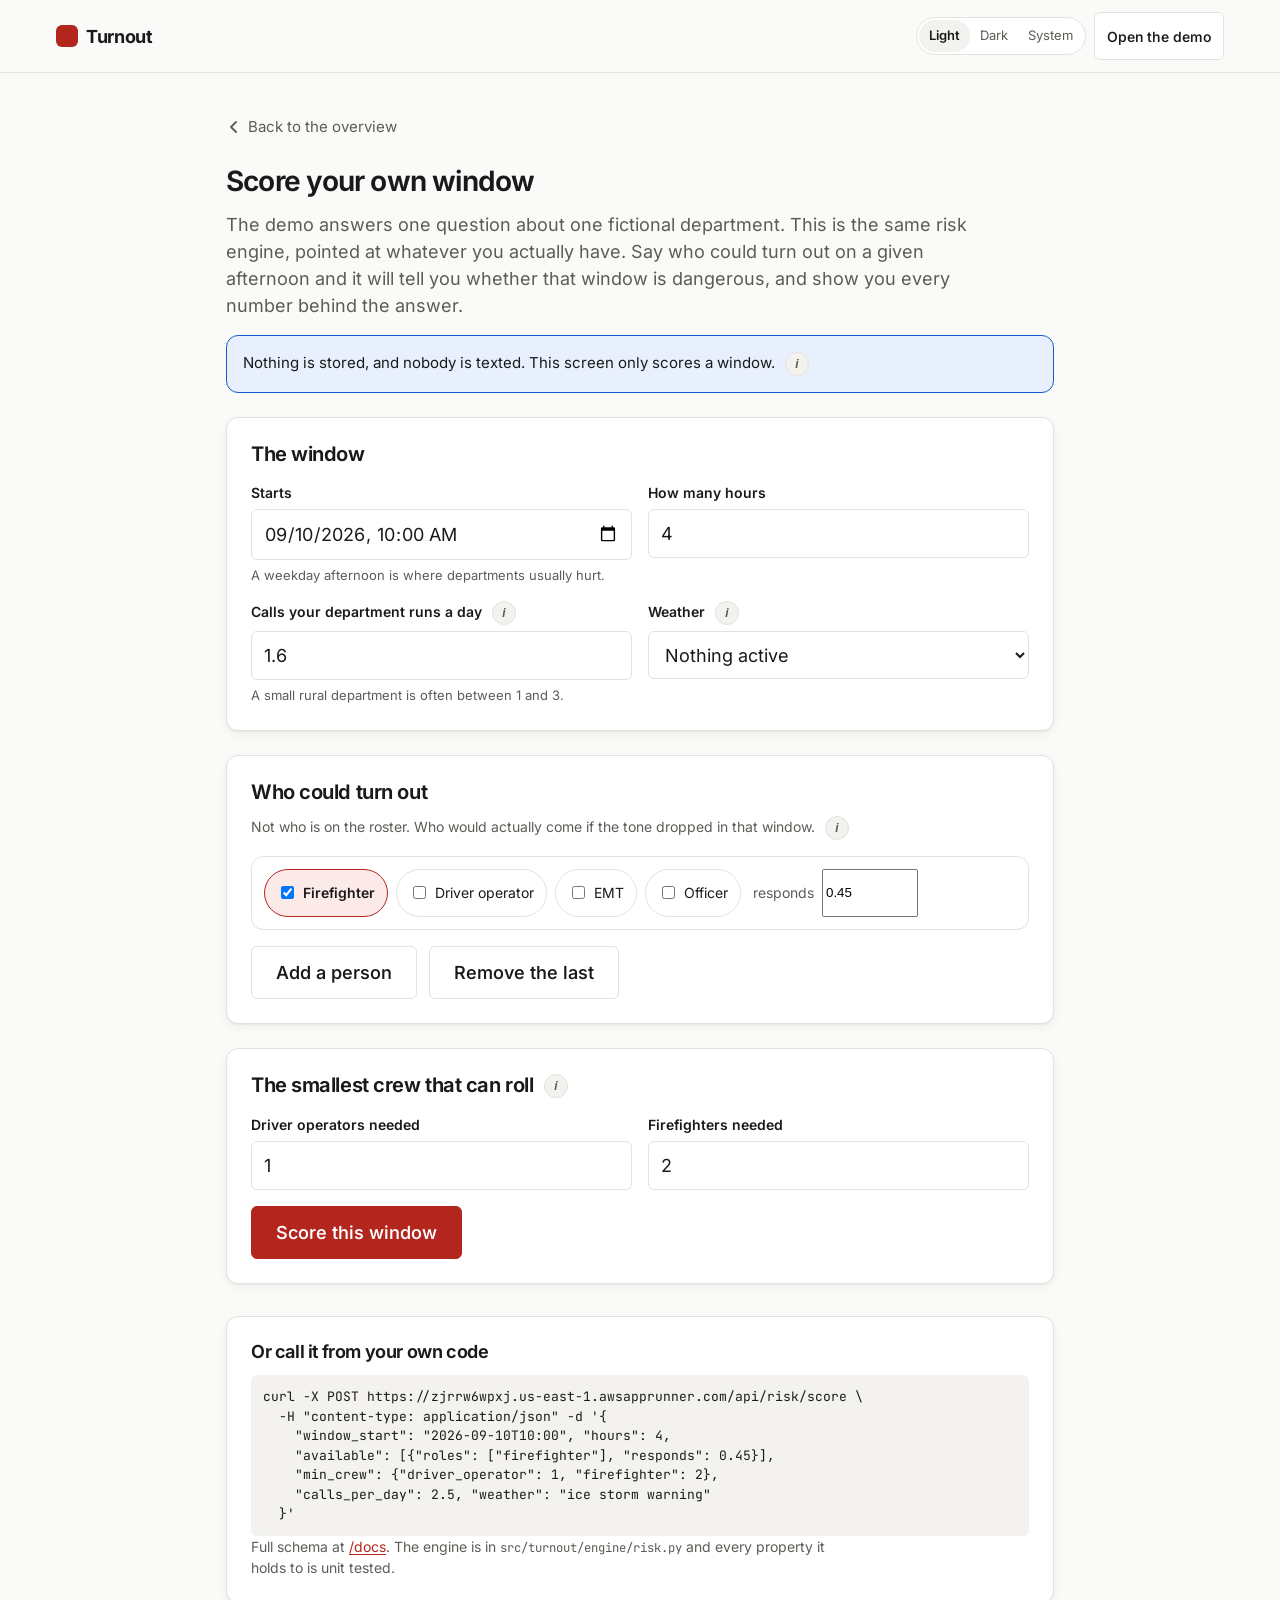
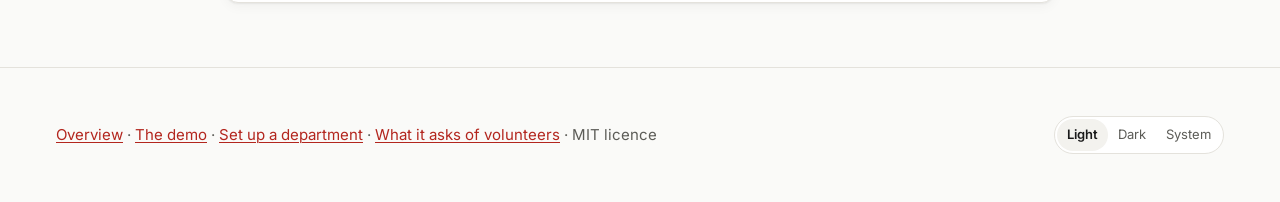
<file: web/try.html>
<!doctype html>
<html lang="en">
<head>
<meta charset="utf-8">
<meta name="viewport" content="width=device-width, initial-scale=1">
<title>Turnout: score your own window</title>
<meta name="description" content="Point the risk engine at your own department. Say who is actually available on a given afternoon and see whether that window is dangerous, with every number behind the answer.">
<!-- Link preview. A shared URL with no card is the first impression wasted. -->
<meta property="og:type" content="website">
<meta property="og:site_name" content="Turnout">
<meta property="og:title" content="Turnout: score your own window">
<meta property="og:description" content="Point the risk engine at your own department. Say who is actually available on a given afternoon and see whether that window is dangerous, with every number behind the answer.">
<meta property="og:url" content="https://zjrrw6wpxj.us-east-1.awsapprunner.com/try.html">
<meta property="og:image" content="https://zjrrw6wpxj.us-east-1.awsapprunner.com/social.png">
<meta property="og:image:width" content="1200">
<meta property="og:image:height" content="630">
<meta property="og:image:alt" content="Turnout, built with the Strands Agents SDK on Amazon Bedrock">
<meta name="twitter:card" content="summary_large_image">
<meta name="twitter:title" content="Turnout: score your own window">
<meta name="twitter:description" content="Point the risk engine at your own department. Say who is actually available on a given afternoon and see whether that window is dangerous, with every number behind the answer.">
<meta name="twitter:image" content="https://zjrrw6wpxj.us-east-1.awsapprunner.com/social.png">

<script>
  (function () {
    try {
      var m = localStorage.getItem("turnout-theme");
      document.documentElement.setAttribute("data-theme", m && m !== "system" ? m : "light");
    } catch (e) {}
  })();
</script>
<link rel="preload" href="fonts/inter.woff2" as="font" type="font/woff2" crossorigin>
<link rel="stylesheet" href="fonts.css">
<link rel="stylesheet" href="styles.css">
<link rel="icon" href="data:image/svg+xml,<svg xmlns='http://www.w3.org/2000/svg' viewBox='0 0 32 32'><rect width='32' height='32' rx='7' fill='%23B3261E'/></svg>">
<style>
  .grid-form { display: grid; gap: var(--s4); }
  @media (min-width: 700px) { .grid-form { grid-template-columns: 1fr 1fr; } }
  .field label { display: block; font-size: .875rem; font-weight: 600; margin-bottom: 6px; }
  .field input, .field select {
    font: inherit; width: 100%; min-height: 48px; padding: 10px var(--s3);
    border-radius: var(--r-sm); border: 1px solid var(--border);
    background: var(--surface); color: var(--text);
  }
  .field .hint { font-size: .8125rem; color: var(--text-muted); margin-top: 6px; display: block; }
  .person {
    display: flex; flex-wrap: wrap; gap: var(--s3); align-items: center;
    padding: var(--s3); border: 1px solid var(--border); border-radius: var(--r-md);
    background: var(--surface); margin-bottom: var(--s3);
  }
  .person .roles { display: flex; flex-wrap: wrap; gap: var(--s2); }
  .person label.chip-check {
    display: inline-flex; align-items: center; gap: 6px; padding: 6px 12px;
    border: 1px solid var(--border); border-radius: var(--r-pill); cursor: pointer;
    font-size: .875rem; min-height: 48px;
  }
  .person label.chip-check:has(input:checked) {
    border-color: var(--accent); background: var(--accent-soft); font-weight: 600;
  }
  .person input[type=number] { width: 96px; min-height: 48px; }
  .verdict { border-left: 5px solid var(--border); }
  .verdict.critical { border-left-color: var(--danger); }
  .verdict.high { border-left-color: var(--warning); }
  .verdict.elevated { border-left-color: var(--info); }
  .verdict.low { border-left-color: var(--success); }
  .score { font-size: 2.5rem; font-weight: 700; letter-spacing: -.02em; font-variant-numeric: tabular-nums; }
</style>
</head>
<body class="app">
<a class="skip" href="#main">Skip to content</a>

<header class="site">
  <div class="bar">
    <a class="brand" href="index.html"><span class="mark" aria-hidden="true"></span> Turnout</a>
    <div class="header-actions">
      <div class="theme-toggle"></div>
      <a class="btn small" href="app.html">Open the demo</a>
    </div>
  </div>
</header>

<main id="main" class="wrap" style="max-width:860px;padding-top:var(--s6);padding-bottom:var(--s8)">
  <a class="backlink" href="index.html"><svg width="16" height="16" viewBox="0 0 16 16" aria-hidden="true" fill="none" stroke="currentColor" stroke-width="1.8" stroke-linecap="round" stroke-linejoin="round"><path d="M10 3 L5 8 l5 5"/></svg>Back to the overview</a>

  <h1 style="font-size:1.75rem">Score your own window</h1>
  <p class="muted">The demo answers one question about one fictional department. This is the same
  risk engine, pointed at whatever you actually have. Say who could turn out on a given afternoon and
  it will tell you whether that window is dangerous, and show you every number behind the answer.</p>

  <div class="notice" style="margin-bottom:var(--s5)">
    Nothing is stored, and nobody is texted. This screen only scores a window.
    <button class="info" data-tip="risk_score" data-label="the risk score"></button>
  </div>

  <section class="card stack" style="margin-bottom:var(--s5)">
    <h2 style="font-size:1.25rem">The window</h2>
    <div class="grid-form">
      <div class="field">
        <label for="start">Starts</label>
        <input type="datetime-local" id="start" value="2026-09-10T10:00">
        <span class="hint">A weekday afternoon is where departments usually hurt.</span>
      </div>
      <div class="field">
        <label for="hours">How many hours</label>
        <input type="number" id="hours" value="4" min="1" max="24">
      </div>
      <div class="field">
        <label for="calls">Calls your department runs a day
          <button class="info" data-tip="expected_calls" data-label="expected calls"></button>
        </label>
        <input type="number" id="calls" value="1.6" min="0.1" max="200" step="0.1">
        <span class="hint">A small rural department is often between 1 and 3.</span>
      </div>
      <div class="field">
        <label for="weather">Weather
          <button class="info" data-tip="hazard" data-label="the weather hazard"></button>
        </label>
        <select id="weather">
          <option value="">Nothing active</option>
          <option value="ice storm warning">Ice storm warning</option>
          <option value="winter storm warning">Winter storm warning</option>
          <option value="red flag warning">Red flag warning</option>
          <option value="tornado warning">Tornado warning</option>
          <option value="flood warning">Flood warning</option>
          <option value="severe thunderstorm warning">Severe thunderstorm warning</option>
          <option value="excessive heat warning">Excessive heat warning</option>
          <option value="high wind warning">High wind warning</option>
        </select>
      </div>
    </div>
  </section>

  <section class="card stack" style="margin-bottom:var(--s5)">
    <h2 style="font-size:1.25rem">Who could turn out</h2>
    <p class="muted small" style="margin:0">Not who is on the roster. Who would actually come if the
    tone dropped in that window.
    <button class="info" data-tip="p_understaffed" data-label="response probability"></button></p>
    <div id="people"></div>
    <div class="btn-row">
      <button class="btn" id="add" type="button">Add a person</button>
      <button class="btn" id="fewer" type="button">Remove the last</button>
    </div>
  </section>

  <section class="card stack" style="margin-bottom:var(--s5)">
    <h2 style="font-size:1.25rem">The smallest crew that can roll
      <button class="info" data-tip="min_crew" data-label="minimum crew"></button></h2>
    <div class="grid-form">
      <div class="field">
        <label for="need-driver">Driver operators needed</label>
        <input type="number" id="need-driver" value="1" min="0" max="6">
      </div>
      <div class="field">
        <label for="need-ff">Firefighters needed</label>
        <input type="number" id="need-ff" value="2" min="0" max="8">
      </div>
    </div>
    <div class="btn-row">
      <button class="btn primary" id="go" type="button">Score this window</button>
    </div>
  </section>

  <!-- Announced, because this is written asynchronously: a reader who cannot see the page
       has no other way to learn the answer arrived, or that it failed. Polite, so it waits
       for a pause rather than cutting in. -->
    <div id="out" role="status" aria-live="polite"></div>

  <section class="card stack" style="margin-top:var(--s6)">
    <h2 style="font-size:1.125rem">Or call it from your own code</h2>
    <pre class="formula">curl -X POST https://zjrrw6wpxj.us-east-1.awsapprunner.com/api/risk/score \
  -H "content-type: application/json" -d '{
    "window_start": "2026-09-10T10:00", "hours": 4,
    "available": [{"roles": ["firefighter"], "responds": 0.45}],
    "min_crew": {"driver_operator": 1, "firefighter": 2},
    "calls_per_day": 2.5, "weather": "ice storm warning"
  }'</pre>
    <p class="small muted" style="margin:0">Full schema at <a href="/docs">/docs</a>. The engine is
    in <code>src/turnout/engine/risk.py</code> and every property it holds to is unit tested.</p>
  </section>
</main>

<footer class="site">
  <div class="wrap">
    <div><a href="index.html">Overview</a> &middot; <a href="app.html">The demo</a>
      &middot; <a href="start.html">Set up a department</a>
      &middot; <a href="crew.html">What it asks of volunteers</a> &middot; MIT licence</div>
    <div class="theme-toggle"></div>
  </div>
</footer>

<script src="infotips.js"></script>
<script src="common.js"></script>
<script>
(function () {
  "use strict";
  var ROLES = [["firefighter", "Firefighter"], ["driver_operator", "Driver operator"],
               ["emt", "EMT"], ["officer", "Officer"]];
  var people = document.getElementById("people");
  var out = document.getElementById("out");

  function addPerson(roles, responds) {
    var row = window.h("div", { class: "person" });
    var chips = window.h("div", { class: "roles" });
    ROLES.forEach(function (pair) {
      var input = window.h("input", { type: "checkbox", value: pair[0] });
      if ((roles || ["firefighter"]).indexOf(pair[0]) >= 0) input.checked = true;
      chips.appendChild(window.h("label", { class: "chip-check" }, [input, pair[1]]));
    });
    row.appendChild(chips);
    var num = window.h("input", { type: "number", min: "0", max: "1", step: "0.05",
      value: String(responds === undefined ? 0.32 : responds), "aria-label": "Chance they respond" });
    row.appendChild(window.h("label", { class: "small muted",
      style: "display:flex;gap:8px;align-items:center" }, ["responds ", num]));
    people.appendChild(row);
  }

  document.getElementById("add").addEventListener("click", function () { addPerson(); });
  document.getElementById("fewer").addEventListener("click", function () {
    if (people.children.length > 1) people.removeChild(people.lastElementChild);
  });

  addPerson(["firefighter"], 0.45);

  function collect() {
    return Array.prototype.map.call(people.children, function (row) {
      var roles = Array.prototype.filter
        .call(row.querySelectorAll("input[type=checkbox]"), function (c) { return c.checked; })
        .map(function (c) { return c.value; });
      var responds = parseFloat(row.querySelector("input[type=number]").value);
      return { roles: roles.length ? roles : ["firefighter"],
               responds: isNaN(responds) ? 0.32 : responds };
    });
  }

  function message(text) {
    out.innerHTML = "";
    out.appendChild(window.h("div", { class: "card" }, [window.h("p", { style: "margin:0", text: text })]));
  }

  function render(d) {
    out.innerHTML = "";
    var i = d.inputs;
    var card = window.h("div", { class: "card verdict " + d.level + " stack" }, [
      window.h("div", { class: "gap-head" }, [
        window.h("span", { class: "score", text: d.risk_score.toFixed(2) }),
        window.levelBadge(d.level, d.level)
      ]),
      window.h("p", { style: "margin:0;font-size:1.0625rem",
        text: d.explanation.charAt(0).toUpperCase() + d.explanation.slice(1) + "." })
    ]);

    var dl = window.h("dl", { class: "kv" });
    function row(k, v, tip) {
      var dt = window.h("dt", {}, [k]);
      if (tip) dt.appendChild(window.infoBtn(tip, k));
      dl.appendChild(dt);
      dl.appendChild(window.h("dd", { text: v }));
    }
    row("Expected calls", i.expected_calls.toFixed(2) + " in this window", "expected_calls");
    row("Weather hazard", i.hazard === 1 ? "none" : i.hazard.toFixed(1) + "x (" + i.hazard_names.join(", ") + ")", "hazard");
    row("Chance nobody qualified responds", Math.round(i.p_understaffed * 100) + "%", "p_understaffed");
    row("Time-critical weighting", i.severity.toFixed(2), "severity");
    row("Crew short of", i.missing_roles.length
      ? i.missing_roles.join(" and ").replace(/_/g, " ") : "nothing", "min_crew");
    row("People you said could turn out", String(i.people_available), null);
    card.appendChild(dl);
    card.appendChild(window.h("pre", { class: "formula", text: d.formula }));
    card.appendChild(window.h("p", { class: "small muted", style: "margin:0", text: d.note }));
    out.appendChild(card);
    window.MountInfo();
  }

  document.getElementById("go").addEventListener("click", function () {
    var btn = this;
    btn.disabled = true;
    message("Scoring the window.");
    var min_crew = {};
    var d = parseInt(document.getElementById("need-driver").value, 10);
    var f = parseInt(document.getElementById("need-ff").value, 10);
    if (d > 0) min_crew.driver_operator = d;
    if (f > 0) min_crew.firefighter = f;

    fetch("/api/risk/score", {
      method: "POST", headers: { "content-type": "application/json" },
      body: JSON.stringify({
        window_start: document.getElementById("start").value,
        hours: parseInt(document.getElementById("hours").value, 10) || 4,
        available: collect(),
        min_crew: Object.keys(min_crew).length ? min_crew : { firefighter: 1 },
        calls_per_day: parseFloat(document.getElementById("calls").value) || 1.6,
        weather: document.getElementById("weather").value
      })
    }).then(function (r) {
      return r.json().then(function (body) {
        if (!r.ok) throw new Error((body.detail && body.detail.error) || ("the server returned " + r.status));
        return body;
      });
    }).then(render).catch(function (e) {
      message(navigator.onLine
        ? "That did not work: " + e.message + ". Your settings are still here, so adjust and try again."
        : "You are offline, so the window was not scored. Nothing was lost.");
    }).then(function () { btn.disabled = false; });
  });
})();
</script>
</body>
</html>
</file>
<file: web/fonts.css>
/* The typefaces this design was drawn in, served from here rather than a third party.

   Both were named in the tokens from the start and neither was ever loaded, so every
   visitor read the fallback and the type scale was tuned against a face nobody saw.

   Self-hosted on purpose: no third-party request, nothing leaked to a font CDN, and one
   less thing that can be down. Latin subset only, which is what these sites are written
   in. Both faces are SIL Open Font License; see fonts/OFL.txt.

   Regenerate with tools/fetch_fonts.py. */
@font-face {
  font-family: 'Inter';
  font-style: normal;
  font-weight: 400 700;
  font-display: swap;
  src: url('fonts/inter.woff2') format('woff2');
  unicode-range: U+0000-00FF, U+0131, U+0152-0153, U+02BB-02BC, U+02C6, U+02DA, U+02DC, U+0304, U+0308, U+0329, U+2000-206F, U+20AC, U+2122, U+2191, U+2193, U+2212, U+2215, U+FEFF, U+FFFD;
}
@font-face {
  font-family: 'JetBrains Mono';
  font-style: normal;
  font-weight: 400 600;
  font-display: swap;
  src: url('fonts/jetbrains-mono.woff2') format('woff2');
  unicode-range: U+0000-00FF, U+0131, U+0152-0153, U+02BB-02BC, U+02C6, U+02DA, U+02DC, U+0304, U+0308, U+0329, U+2000-206F, U+20AC, U+2122, U+2191, U+2193, U+2212, U+2215, U+FEFF, U+FFFD;
}
</file>
<file: web/styles.css>
/* Turnout design system. Tokens first, then components.
   Light and dark are both first class. Nothing here depends on a build step. */

:root {
  --bg: #FAFAF8;
  --surface: #FFFFFF;
  --surface-2: #F3F2EE;
  --text: #1A1A1A;
  --text-muted: #5C5C57;
  --border: #E4E2DC;
  --accent: #B3261E;
  --accent-text: #FFFFFF;
  --accent-soft: #FBEAE8;
  --success: #1F7A4D;
  --success-soft: #E6F4EC;
  --warning: #855800;  /* 5.5:1 on warning-soft. The old #9A6700 was 4.34, which
                          passes only as large text, and axe counts weight 650 as
                          not bold, so it failed a real audit. */
  --warning-soft: #FBF1DC;
  --danger: #B42318;
  --danger-soft: #FBE9E7;
  --info: #175CD3;
  --info-soft: #E8F0FE;
  --shadow: 0 1px 2px rgba(0, 0, 0, .06), 0 4px 12px rgba(0, 0, 0, .04);

  --r-sm: 6px;
  --r-md: 12px;
  --r-pill: 999px;
  --s1: 4px; --s2: 8px; --s3: 12px; --s4: 16px; --s5: 24px;
  --s6: 32px; --s7: 48px; --s8: 64px; --s9: 96px;
  --sans: Inter, ui-sans-serif, system-ui, -apple-system, "Segoe UI", Roboto, Helvetica, Arial, sans-serif;
  --mono: "JetBrains Mono", ui-monospace, SFMono-Regular, Menlo, Consolas, monospace;
  --maxw: 1200px;
}

@media (prefers-color-scheme: dark) {
  :root:not([data-theme="light"]) {
    --bg: #121212; --surface: #1C1C1C; --surface-2: #262626;
    --text: #ECECEA; --text-muted: #A3A39E; --border: #2E2E2E;
    --accent: #F26D63; --accent-text: #0E0E0E; --accent-soft: #33201E;
    --success: #4CC38A; --success-soft: #14301F;
    --warning: #F5B324; --warning-soft: #33280D;
    --danger: #F97066; --danger-soft: #341A18;
    --info: #84AEFF; --info-soft: #16233D;
    --shadow: none;
  }
}

:root[data-theme="dark"] {
  --bg: #121212; --surface: #1C1C1C; --surface-2: #262626;
  --text: #ECECEA; --text-muted: #A3A39E; --border: #2E2E2E;
  --accent: #F26D63; --accent-text: #0E0E0E; --accent-soft: #33201E;
  --success: #4CC38A; --success-soft: #14301F;
  --warning: #F5B324; --warning-soft: #33280D;
  --danger: #F97066; --danger-soft: #341A18;
  --info: #84AEFF; --info-soft: #16233D;
  --shadow: none;
}

*, *::before, *::after { box-sizing: border-box; }

html { color-scheme: light dark; }
:root[data-theme="dark"] { color-scheme: dark; }
:root[data-theme="light"] { color-scheme: light; }

body {
  margin: 0;
  background: var(--bg);
  color: var(--text);
  font-family: var(--sans);
  font-size: 16px;
  line-height: 1.5;
  -webkit-font-smoothing: antialiased;
}

/* Product screens get larger type: chiefs read them on a phone, often over 50. */
body.app { font-size: 18px; }

img, svg { max-width: 100%; }
a { color: var(--accent); text-decoration-thickness: 1px; text-underline-offset: 2px; }
h1, h2, h3, h4 { line-height: 1.2; margin: 0 0 var(--s3); font-weight: 650; letter-spacing: -.01em; }
h1 { font-size: clamp(2rem, 5vw, 3.25rem); }
h2 { font-size: clamp(1.5rem, 3.5vw, 2rem); }
h3 { font-size: 1.25rem; }
p { margin: 0 0 var(--s4); max-width: 68ch; }
ul, ol { max-width: 68ch; }
code, pre { font-family: var(--mono); font-size: .875em; }

:focus-visible {
  outline: 2px solid var(--accent);
  outline-offset: 2px;
  border-radius: var(--r-sm);
}

.skip {
  position: absolute; left: -9999px; top: 0; padding: var(--s3) var(--s4);
  background: var(--accent); color: var(--accent-text); z-index: 100; border-radius: 0 0 var(--r-sm) 0;
}
.skip:focus { left: 0; }

.wrap { max-width: var(--maxw); margin: 0 auto; padding: 0 var(--s4); }
.stack > * + * { margin-top: var(--s4); }
.muted { color: var(--text-muted); }
.small { font-size: .875rem; }
.center { text-align: center; }
.nowrap { white-space: nowrap; }
.scroll-x { overflow-x: auto; }

/* Header ------------------------------------------------------------------ */
header.site {
  position: sticky; top: 0; z-index: 40;
  background: color-mix(in srgb, var(--bg) 88%, transparent);
  backdrop-filter: blur(8px);
  border-bottom: 1px solid var(--border);
}
header.site .bar {
  display: flex; align-items: center; gap: var(--s4);
  max-width: var(--maxw); margin: 0 auto; padding: var(--s3) var(--s4);
}
.brand {
  display: inline-flex; align-items: center; gap: var(--s2);
  font-weight: 700; letter-spacing: -.02em; font-size: 1.125rem;
  color: var(--text); text-decoration: none;
}
.brand .mark {
  width: 22px; height: 22px; border-radius: var(--r-sm);
  background: var(--accent); display: inline-block; flex: none;
}
header.site nav { display: none; margin-left: auto; gap: var(--s4); align-items: center; }
header.site nav a { color: var(--text-muted); text-decoration: none; font-size: .9375rem; }
header.site nav a:hover { color: var(--text); }
.header-actions { margin-left: auto; display: flex; gap: var(--s2); align-items: center; }
header.site nav + .header-actions { margin-left: var(--s4); }
@media (min-width: 1040px) { header.site nav { display: flex; } }

/* The primary action never wraps. It wrapped onto four lines when the navigation grew, which is
   the sort of thing that only shows up in a browser at a real width. */
header.site .header-actions .btn { white-space: nowrap; }
header.site nav a { white-space: nowrap; }

/* Back link. At the top of the content, where a person looks for it, not only in the footer. */
.backlink {
  display: inline-flex; align-items: center; gap: 6px;
  color: var(--text-muted); text-decoration: none; font-size: .9375rem;
  padding: var(--s2) 0; margin-bottom: var(--s4); min-height: 44px;
}
.backlink:hover { color: var(--text); }
.backlink svg { flex: none; }

/* Buttons ----------------------------------------------------------------- */
.btn {
  display: inline-flex; align-items: center; justify-content: center; gap: var(--s2);
  min-height: 44px; padding: var(--s3) var(--s5);
  border-radius: var(--r-sm); border: 1px solid var(--border);
  background: var(--surface); color: var(--text);
  font: inherit; font-weight: 550; cursor: pointer;
  text-decoration: none; transition: background .15s ease, border-color .15s ease;
}
.btn:hover { background: var(--surface-2); }
.btn.primary { background: var(--accent); color: var(--accent-text); border-color: var(--accent); }
.btn.primary:hover { filter: brightness(1.06); }
.btn:disabled { opacity: .5; cursor: not-allowed; }
.btn.small { min-height: 36px; padding: var(--s2) var(--s3); font-size: .875rem; }
body.app .btn { min-height: 48px; }

.btn-row { display: flex; flex-wrap: wrap; gap: var(--s3); }

/* Theme toggle ------------------------------------------------------------ */
.theme-toggle { display: inline-flex; border: 1px solid var(--border); border-radius: var(--r-pill); padding: 2px; background: var(--surface); }
.theme-toggle button {
  border: 0; background: transparent; color: var(--text-muted); cursor: pointer;
  font: inherit; font-size: .8125rem; padding: 6px 10px; border-radius: var(--r-pill); min-height: 32px;
}
.theme-toggle button[aria-pressed="true"] { background: var(--surface-2); color: var(--text); font-weight: 600; }

/* InfoTip ----------------------------------------------------------------- */
.info {
  display: inline-flex; align-items: center; justify-content: center;
  /* 24 by 24 is the WCAG 2.2 AA minimum target size (2.5.8). The glyph stays small; the button
     around it does not. */
  width: 24px; height: 24px; margin-left: 6px; flex: none;
  border-radius: var(--r-pill); border: 1px solid var(--border);
  background: var(--surface-2); color: var(--text-muted);
  font-size: 12px; font-weight: 700; font-style: italic; line-height: 1;
  cursor: pointer; padding: 0; vertical-align: middle;
}
.info:hover { color: var(--text); border-color: var(--text-muted); }
.info-pop {
  position: absolute; z-index: 60; max-width: min(340px, calc(100vw - 32px));
  background: var(--surface); color: var(--text);
  border: 1px solid var(--border); border-radius: var(--r-md);
  padding: var(--s4); box-shadow: var(--shadow); font-size: .9375rem; line-height: 1.5;
}
.info-pop p { margin: 0 0 var(--s2); }
.info-pop p:last-child { margin: 0; }
.info-pop a { font-weight: 550; }
@media (max-width: 640px) {
  .info-pop {
    position: fixed; left: 0; right: 0; bottom: 0; top: auto; max-width: none;
    border-radius: var(--r-md) var(--r-md) 0 0; padding: var(--s5);
  }
}

/* Cards ------------------------------------------------------------------- */
.card {
  background: var(--surface); border: 1px solid var(--border);
  border-radius: var(--r-md); padding: var(--s5); box-shadow: var(--shadow);
}
.grid { display: grid; gap: var(--s4); }
@media (min-width: 768px) { .grid.cols-2 { grid-template-columns: repeat(2, 1fr); } .grid.cols-3 { grid-template-columns: repeat(3, 1fr); } }
@media (min-width: 900px) { .grid.cols-4 { grid-template-columns: repeat(4, 1fr); } }

/* Level badges: colour is never the only signal. Each has a word and a shape. */
.badge {
  display: inline-flex; align-items: center; gap: 6px;
  padding: 3px 10px; border-radius: var(--r-pill);
  font-size: .8125rem; font-weight: 650; letter-spacing: .02em; text-transform: uppercase;
  border: 1px solid transparent; white-space: nowrap;
}
.badge .shape { font-size: .75em; line-height: 1; }
.badge.critical { background: var(--danger-soft); color: var(--danger); border-color: var(--danger); }
.badge.high { background: var(--warning-soft); color: var(--warning); border-color: var(--warning); }
.badge.elevated { background: var(--info-soft); color: var(--info); border-color: var(--info); }
.badge.low { background: var(--surface-2); color: var(--text-muted); border-color: var(--border); }
.badge.covered { background: var(--success-soft); color: var(--success); border-color: var(--success); }
.badge.neutral { background: var(--surface-2); color: var(--text-muted); border-color: var(--border); }

/* Landing ----------------------------------------------------------------- */
.hero { padding: var(--s8) 0 var(--s7); }
.hero h1 { max-width: 20ch; }
.hero .lede { font-size: clamp(1.0625rem, 2.2vw, 1.25rem); color: var(--text-muted); max-width: 60ch; }
.credibility {
  display: flex; flex-wrap: wrap; gap: var(--s2) var(--s5);
  margin-top: var(--s5); padding-top: var(--s5); border-top: 1px solid var(--border);
  font-size: .9375rem; color: var(--text-muted);
  /* It is a paragraph, so it inherited the 68ch reading limit and stacked into three lines even on
     a wide screen. These are three short credibility markers, not prose. */
  max-width: none;
}
.credibility > span { display: inline-flex; align-items: center; }

section.band { padding: var(--s8) 0; border-top: 1px solid var(--border); }
section.band > .wrap > h2 { max-width: 24ch; }
.section-lede { color: var(--text-muted); max-width: 62ch; font-size: 1.0625rem; }

.stat { font-size: clamp(1.75rem, 4vw, 2.25rem); font-weight: 700; letter-spacing: -.02em; display: block; }
.stat-label { font-weight: 600; display: block; margin-bottom: var(--s2); }

.steps { counter-reset: step; display: grid; gap: var(--s4); }
@media (min-width: 900px) { .steps { grid-template-columns: repeat(4, 1fr); } }
.step { position: relative; padding-top: var(--s5); border-top: 2px solid var(--accent); }
.step::before {
  counter-increment: step; content: counter(step);
  position: absolute; top: calc(-1 * var(--s3) - 2px); left: 0;
  width: 26px; height: 26px; border-radius: var(--r-pill);
  background: var(--accent); color: var(--accent-text);
  font-size: .8125rem; font-weight: 700; display: grid; place-items: center;
}
.step h3 { margin-top: var(--s3); font-size: 1.0625rem; }
.step p { font-size: .9375rem; color: var(--text-muted); margin: 0; }

.quote {
  border-left: 3px solid var(--accent); padding-left: var(--s4);
  font-size: 1.125rem; font-style: italic; color: var(--text); max-width: 56ch;
}

table.plain { width: 100%; border-collapse: collapse; font-size: .9375rem; }
table.plain th, table.plain td { text-align: left; padding: var(--s3); border-bottom: 1px solid var(--border); vertical-align: top; }
table.plain th { font-weight: 650; color: var(--text-muted); font-size: .875rem; }

ol.refs { font-size: .9375rem; color: var(--text-muted); padding-left: var(--s5); }
ol.refs li { margin-bottom: var(--s2); }
ol.refs a { color: var(--accent); }

footer.site { border-top: 1px solid var(--border); padding: var(--s7) 0; color: var(--text-muted); font-size: .9375rem; }
footer.site .wrap { display: flex; flex-wrap: wrap; gap: var(--s4); align-items: center; justify-content: space-between; }

/* App --------------------------------------------------------------------- */
.status-line {
  font-size: 1.25rem; font-weight: 650; line-height: 1.35;
  padding: var(--s4) var(--s5); border-radius: var(--r-md);
  border: 1px solid var(--border); background: var(--surface);
  display: flex; align-items: center; gap: var(--s3);
}
.status-line.clear { background: var(--success-soft); border-color: var(--success); color: var(--success); }
.status-line.working { background: var(--warning-soft); border-color: var(--warning); color: var(--warning); }
.status-line.needs_you { background: var(--danger-soft); border-color: var(--danger); color: var(--danger); }
/* Nothing has been scored yet, so this is a statement of fact rather than a verdict. It has
   to look unlike the three that are verdicts, or a fresh demo reads as an outcome. */
.status-line.idle { background: var(--surface); border-color: var(--border); color: var(--text-muted); }

.quiet-meter {
  display: flex; align-items: center; gap: var(--s3);
  font-size: .9375rem; color: var(--text-muted);
  padding: var(--s3) var(--s4); border: 1px dashed var(--border); border-radius: var(--r-md);
}
.pips { display: inline-flex; gap: 5px; }
.pip { width: 11px; height: 11px; border-radius: var(--r-pill); border: 1px solid var(--text-muted); }
.pip.used { background: var(--accent); border-color: var(--accent); }

.tabs { display: flex; gap: var(--s1); border-bottom: 1px solid var(--border); overflow-x: auto; }
.tabs button {
  border: 0; background: transparent; color: var(--text-muted); cursor: pointer;
  font: inherit; font-size: .9375rem; font-weight: 550;
  padding: var(--s3) var(--s4); min-height: 48px;
  border-bottom: 2px solid transparent; white-space: nowrap;
}
.tabs button[aria-selected="true"] { color: var(--text); border-bottom-color: var(--accent); }

.gap-card { border-left: 4px solid var(--border); }
.gap-card.critical { border-left-color: var(--danger); }
.gap-card.high { border-left-color: var(--warning); }
.gap-card.elevated { border-left-color: var(--info); }
.gap-card.covered { border-left-color: var(--success); }
.gap-head { display: flex; flex-wrap: wrap; align-items: center; gap: var(--s3); margin-bottom: var(--s3); }
.gap-window { font-weight: 650; font-size: 1.0625rem; }

.kv { display: grid; grid-template-columns: auto 1fr; gap: var(--s2) var(--s4); font-size: .9375rem; }
.kv dt { color: var(--text-muted); }
.kv dd { margin: 0; font-variant-numeric: tabular-nums; }

.formula {
  font-family: var(--mono); font-size: .8125rem; background: var(--surface-2);
  padding: var(--s3); border-radius: var(--r-sm); overflow-x: auto; white-space: pre; margin: var(--s3) 0 0;
}

/* Phones */
.phones { display: grid; gap: var(--s4); }
@media (min-width: 900px) { .phones { grid-template-columns: 1fr 1fr; } }
.phone {
  border: 1px solid var(--border); border-radius: var(--r-md);
  background: var(--surface-2); display: flex; flex-direction: column; min-height: 420px;
}
.phone-head { padding: var(--s3) var(--s4); border-bottom: 1px solid var(--border); font-weight: 650; font-size: .9375rem; }
.phone-body { flex: 1; overflow-y: auto; padding: var(--s4); display: flex; flex-direction: column; gap: var(--s3); max-height: 460px; }
.bubble {
  max-width: 85%; padding: var(--s3) var(--s4); border-radius: var(--r-md);
  font-size: .9375rem; white-space: pre-wrap; line-height: 1.45;
}
.bubble.out { align-self: flex-start; background: var(--surface); border: 1px solid var(--border); }
.bubble.in { align-self: flex-end; background: var(--accent); color: var(--accent-text); }
.bubble-meta { font-size: .75rem; color: var(--text-muted); margin-top: 4px; }
.phone-foot { padding: var(--s3) var(--s4); border-top: 1px solid var(--border); display: flex; flex-wrap: wrap; gap: var(--s2); }

/* Network. The SVG has a fixed aspect ratio, so cap its width or it fills the card and the
   nodes become enormous on a wide screen. */
.network-map { width: 100%; max-width: 520px; height: auto; display: block; margin: 0 auto; }
.node-label { font-size: 11px; fill: var(--text); font-family: var(--sans); font-weight: 600; }
.edge-label { font-size: 9.5px; fill: var(--text-muted); font-family: var(--sans); }

/* Trace */
.trace-list { display: flex; flex-direction: column; gap: var(--s2); font-family: var(--mono); font-size: .8125rem; }
.trace-row { display: grid; grid-template-columns: 62px 150px 1fr; gap: var(--s3); padding: var(--s2) var(--s3); border-radius: var(--r-sm); background: var(--surface-2); }
.trace-row .k { color: var(--accent); font-weight: 600; }
.trace-row .t { color: var(--text-muted); }
.trace-row .d { overflow-wrap: anywhere; }
@media (max-width: 640px) { .trace-row { grid-template-columns: 1fr; gap: 2px; } }

.notice { padding: var(--s4); border-radius: var(--r-md); background: var(--info-soft); border: 1px solid var(--info); color: var(--text); font-size: .9375rem; }

/* Phone header. The brand, a three-way theme toggle and a call to action do not fit in 390px, and
   the overflow pushed the whole page sideways. The toggle moves to the footer below 640px, where
   there is already one, and the action keeps the space. */
@media (max-width: 640px) {
  header.site .header-actions .theme-toggle { display: none; }
  header.site .bar { gap: var(--s3); padding-left: var(--s3); padding-right: var(--s3); }
  header.site .header-actions .btn { padding: var(--s3) var(--s4); }
  .brand { font-size: 1.0625rem; }
}

/* A grid item defaults to min-width:auto, so a long unbroken line inside one, such as a curl
   command, makes the item refuse to shrink and the page scrolls sideways. This is the fix for the
   whole class of that bug. */
.grid > *, .steps > *, .row-2 > * { min-width: 0; }
.card { min-width: 0; overflow-wrap: break-word; }
.tabs { max-width: 100%; }
pre, .formula { max-width: 100%; }

/* Never, on any page. The design system says the body does not scroll sideways, so this is the
   backstop that makes that true rather than aspirational. */
html, body { overflow-x: clip; }

@media (prefers-reduced-motion: reduce) {
  *, *::before, *::after { animation-duration: .001ms !important; transition-duration: .001ms !important; }
}

/* Connection banner. The demo runs against a live service, so losing it should be legible
   rather than a spinner that never stops. */
.conn {
  position: fixed; left: 50%; transform: translateX(-50%); bottom: var(--s4);
  z-index: 80; max-width: min(560px, calc(100vw - 32px));
  padding: var(--s3) var(--s4); border-radius: var(--r-md);
  font-size: .9375rem; box-shadow: var(--shadow);
  display: flex; gap: var(--s3); align-items: center;
  border: 1px solid var(--warning); background: var(--warning-soft); color: var(--text);
}
.conn.gone { border-color: var(--danger); background: var(--danger-soft); }
.conn button { flex: none; }

/* WCAG 2.2 AA target size (2.5.8). Two links stacked in a table cell with only a <br> between them
   sit closer than 24 CSS pixels apart, which axe reports and a thumb agrees with. */
table.plain td a { display: inline-block; padding: 5px 0; }

/* A scrollable region takes keyboard focus (see common.js), so it needs a visible focus ring. */
pre.formula:focus-visible, .scroll-x:focus-visible { outline: 2px solid var(--accent); outline-offset: 2px; }

/* The API section: a key you can mint, and the endpoints answering live ------------------
   Everything below styles evidence rather than decoration, so it takes its colours from the
   same tokens as the rest of the page and reads in both themes. */
.keyout { margin-top: var(--s4); }
.keyline {
  display: block; font-family: var(--mono); font-size: .9375rem;
  padding: var(--s3) var(--s4); border-radius: var(--r-sm);
  background: var(--surface-2); border: 1px solid var(--border);
  color: var(--text); overflow-wrap: anywhere; user-select: all;
}
.keyout p { margin: var(--s3) 0 0; }

.runout { margin-top: var(--s4); overflow-x: auto; }
.runs { width: 100%; border-collapse: collapse; font-size: .875rem; }
.runs th, .runs td {
  text-align: left; padding: var(--s2) var(--s3);
  border-bottom: 1px solid var(--border); vertical-align: top;
}
.runs th { font-size: .8125rem; color: var(--text-muted); font-weight: 600; white-space: nowrap; }
.runs td { font-variant-numeric: tabular-nums; }
.runs code { font-family: var(--mono); font-size: .8125rem; white-space: nowrap; }
/* Status is carried by a word and a colour, never colour alone. */
.runs tr.ok td:nth-child(2) { color: var(--success); font-weight: 600; }
.runs tr.bad td:nth-child(2) { color: var(--danger); font-weight: 600; }
.runs .peek {
  font-family: var(--mono); font-size: .75rem; color: var(--text-muted);
  max-width: 42ch; overflow-wrap: anywhere;
}
@media (max-width: 640px) {
  .runs .peek { display: none; }
}

/* Optical refinements, now that the typefaces actually load ------------------------------
   The scale, the weights and the tracking here were all chosen for Inter, and until the faces
   were shipped every one of them was being applied to a system fallback with different metrics.
   With the real face in place a few things want adjusting, and a few become possible.

   Nothing below changes a colour, a size or a spacing token. It is the layer above those: how
   type sits, where lines break, and how a control answers when you touch it. */

/* Inter is drawn tight and wants more negative tracking as it gets larger. At display sizes the
   previous -.01em left the headline looking spaced out; this is closer to how the face is meant
   to set. */
h1 { letter-spacing: -.028em; }
h2 { letter-spacing: -.022em; }
h3 { letter-spacing: -.015em; }

/* A headline that leaves one word alone on the last line reads as an accident. balance evens the
   lines; pretty stops a paragraph ending on a single short word. Both degrade to nothing in a
   browser that does not have them. */
h1, h2, h3, h4, .status-line, .stat-label { text-wrap: balance; }
p, li, .lede, .section-lede { text-wrap: pretty; }

/* Figures that sit above or beside each other have to line up, which proportional digits will not
   do. This is the whole reason tabular numerals exist. */
.stat, .runs td, .kv dd, .quota, .clock, .badge, table td, table th {
  font-variant-numeric: tabular-nums;
}

/* The credibility row wrapped as inline items, so the third fell to a second line and sat under
   nothing in particular. A grid gives each claim its own column and a common baseline. */
@media (min-width: 860px) {
  .credibility {
    display: grid;
    grid-template-columns: repeat(auto-fit, minmax(15rem, 1fr));
    gap: var(--s3) var(--s5);
    align-items: start;
  }
}

/* A control should answer when you touch it. Short enough not to feel laggy, long enough to read
   as deliberate rather than as a flicker. The reduced-motion block later in this file nulls every
   duration, so this costs nothing to anyone who has asked for stillness. */
.btn, .theme-toggle button, [role="tab"], .info {
  transition: background-color .14s ease, border-color .14s ease,
              color .14s ease, transform .14s ease;
}
.btn:not(:disabled):active { transform: translateY(1px); }

/* Two rings rather than one: the accent, and a gap in the page colour so the ring reads on a
   button whose own fill is the accent. */
:focus-visible {
  outline: 2px solid var(--accent);
  outline-offset: 2px;
  box-shadow: 0 0 0 4px var(--bg);
}

/* Hairlines look heavier than they are on a high density screen. Where a border is only there to
   separate, let it be quieter than where a border is holding something in. */
.credibility, .runs th, .runs td { border-color: color-mix(in srgb, var(--border) 70%, transparent); }

/* The phones panel, after the audit learned to play the demo -----------------------------
   Three real defects lived here since the panel was written, and none of them could be seen by
   an audit that only ever loaded an empty page. */

/* A scrollable list with nothing focusable inside cannot be scrolled from a keyboard at all.
   tabindex makes it reachable; this gives the focus it now takes somewhere to show. */
.phone-body:focus-visible { outline: 2px solid var(--accent); outline-offset: -2px; }

/* The member picker was styled inline with 4px of padding and came out 29px tall, against a rule
   that every control in this app is at least 48. In the stylesheet it can also be themed. */
.phone-picker {
  font: inherit; font-size: .9375rem;
  min-height: 48px; padding: var(--s2) var(--s3);
  border-radius: var(--r-sm); border: 1px solid var(--border);
  background: var(--surface); color: var(--text);
  max-width: 100%;
}

/* Y and N are one character, so they came out 36 and 37 wide. A target is measured both ways. */
.phone-foot .btn { min-width: 48px; }
</file>
